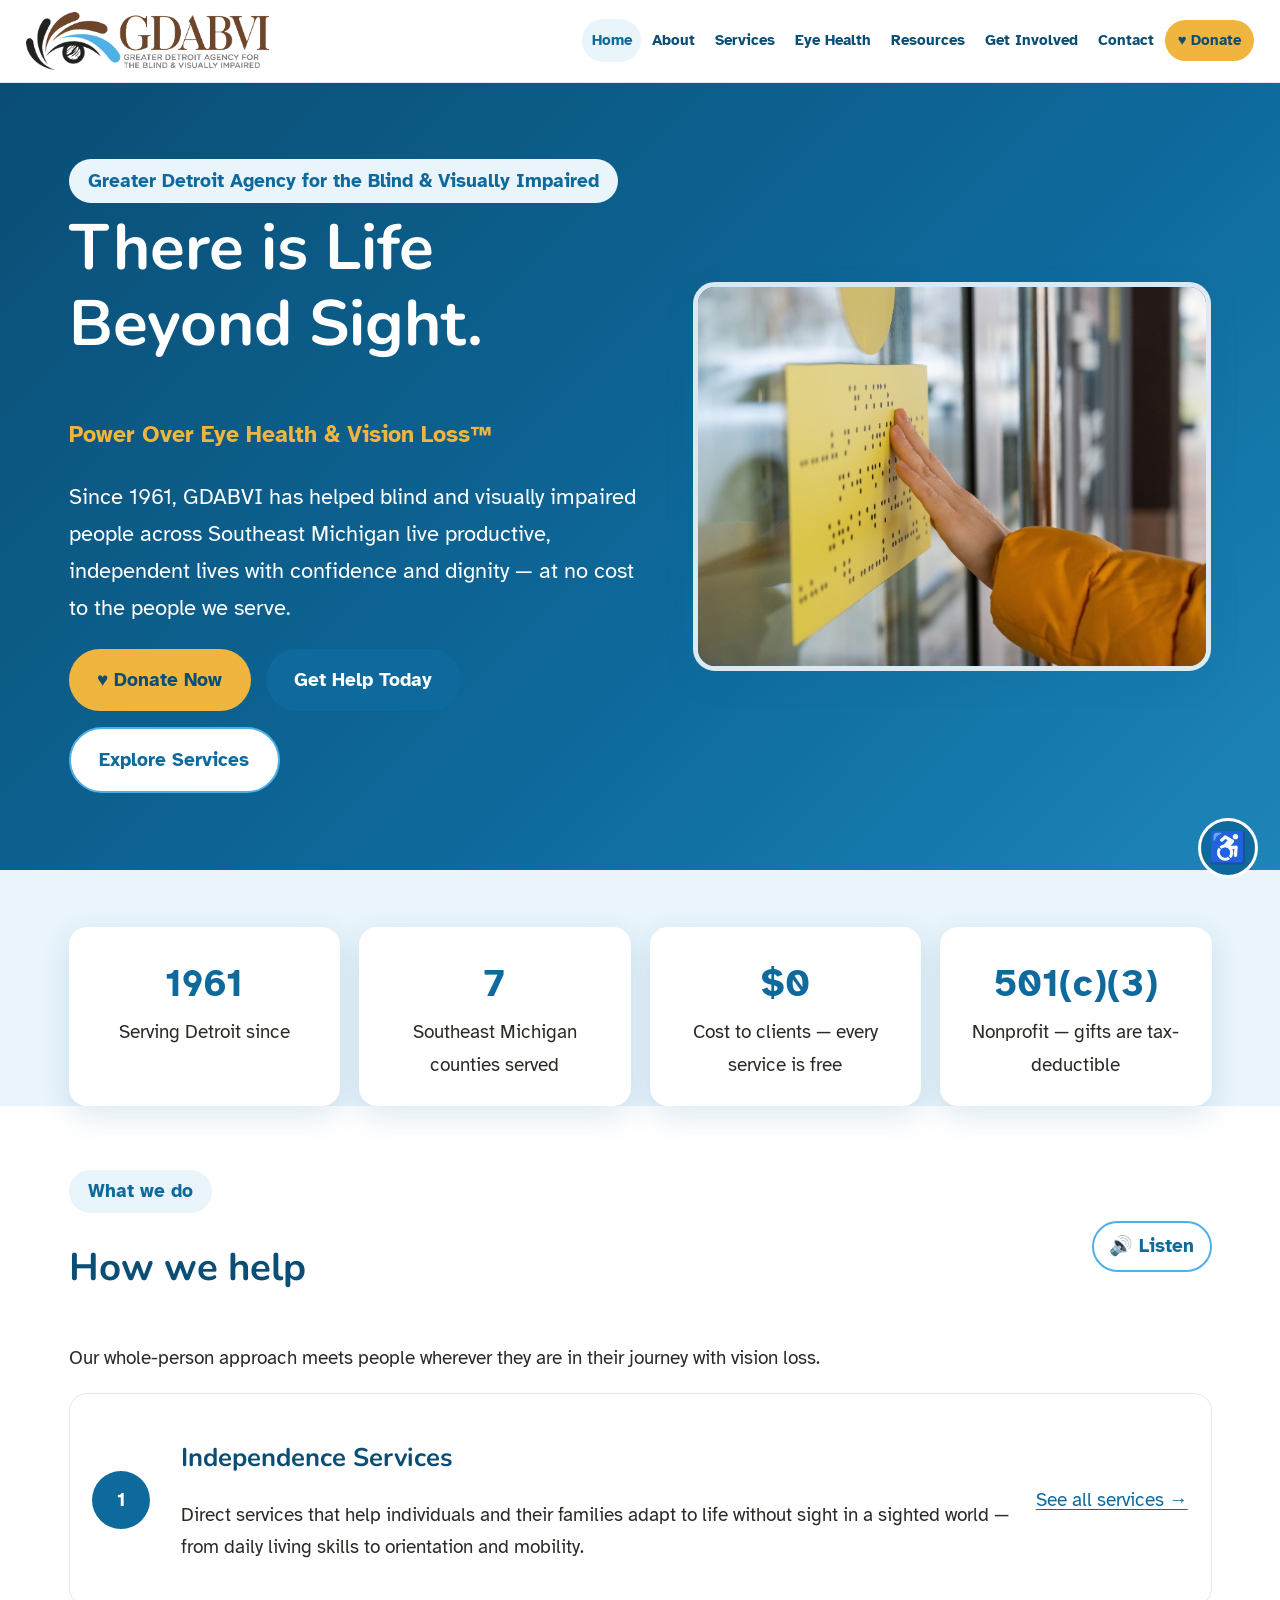
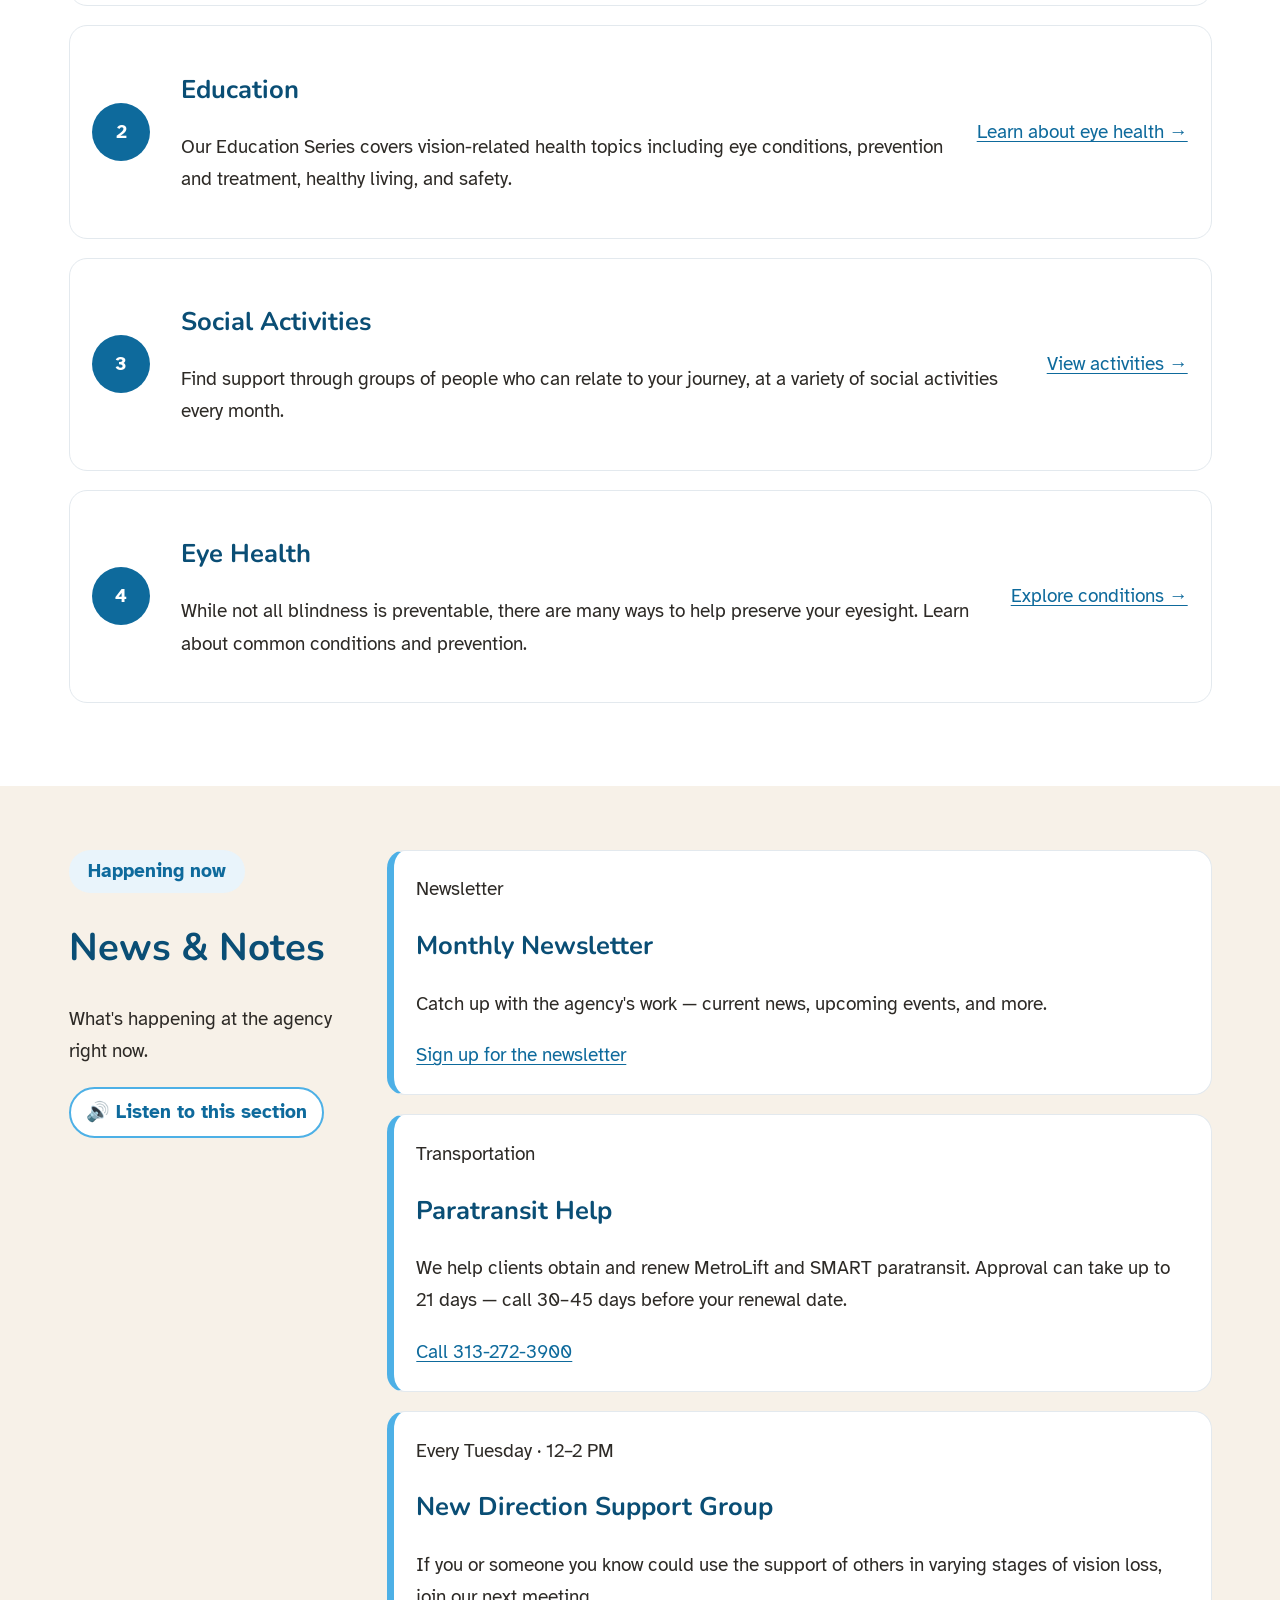
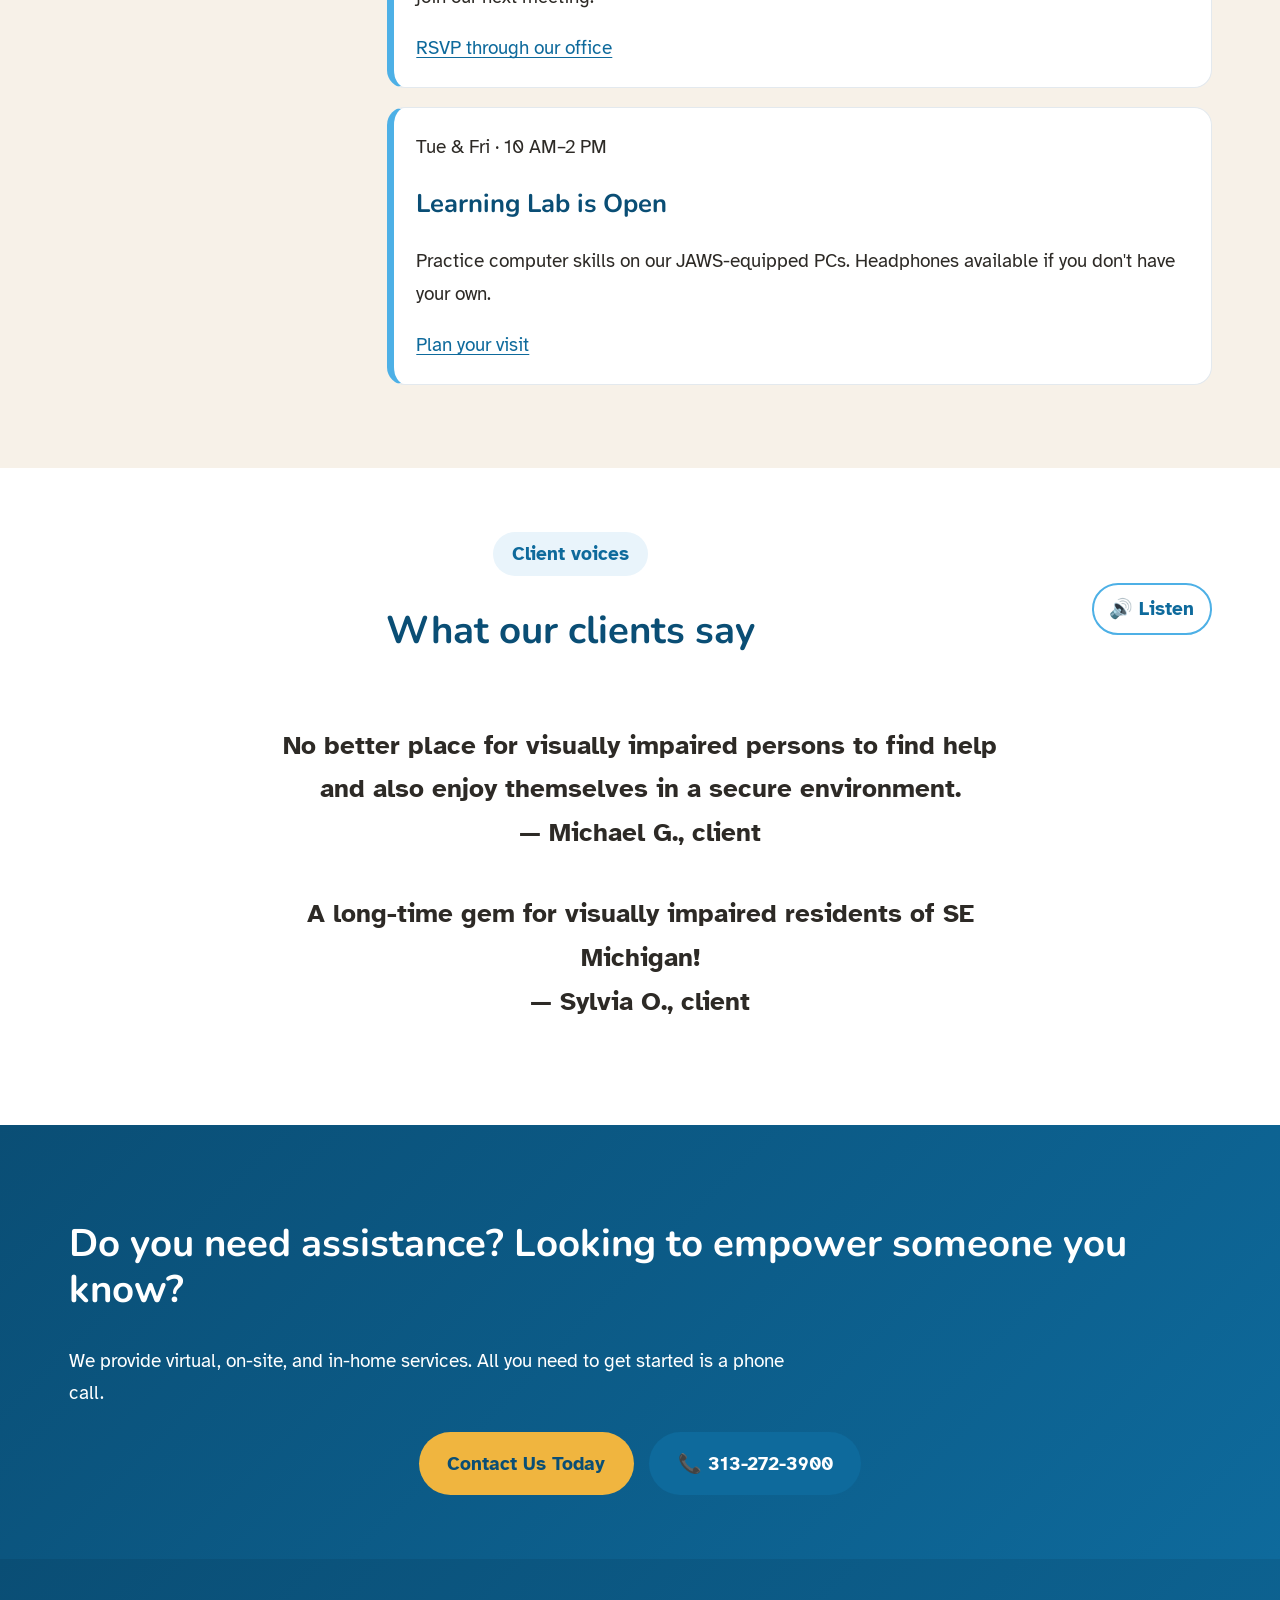
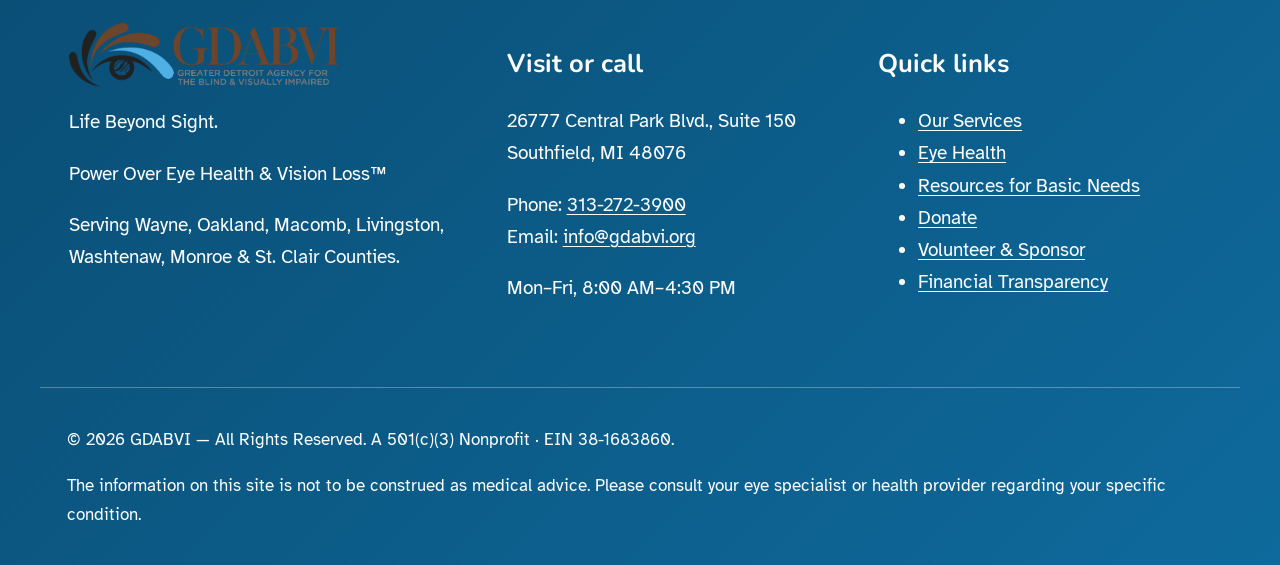
<file: index.html>
<!DOCTYPE html>
<html lang="en">
<head>
<meta charset="UTF-8">
<meta name="viewport" content="width=device-width, initial-scale=1.0">
<title>Home — GDABVI | Life Beyond Sight</title>
<meta name="description" content="The Greater Detroit Agency for the Blind & Visually Impaired helps blind and visually impaired people across Southeast Michigan live productive, independent lives. Life Beyond Sight.">
<link rel="icon" href="images/gdabvi-logo-square.png">
<link rel="preconnect" href="https://fonts.googleapis.com">
<link rel="preconnect" href="https://fonts.gstatic.com" crossorigin>
<link href="https://fonts.googleapis.com/css2?family=Atkinson+Hyperlegible:ital,wght@0,400;0,700;1,400&family=Nunito:wght@700;800;900&display=swap" rel="stylesheet">
<link rel="stylesheet" href="styles.css">
</head>
<body>
<a class="skip-link" href="#content">Skip to main content</a>

<div class="a11y-bar" role="region" aria-label="Accessibility tools">
  <span class="bar-label">♿ Accessibility tools</span>
  <button class="a11y-btn" id="btnListen" aria-pressed="false" title="Read this page aloud">🔊 Listen to this page</button>
  <button class="a11y-btn" id="btnPause" hidden aria-pressed="false">⏸ Pause</button>
  <button class="a11y-btn" id="btnStop" hidden>⏹ Stop</button>
  <button class="a11y-btn" id="fontDown" title="Decrease text size" aria-label="Decrease text size">A−</button>
  <button class="a11y-btn" id="fontReset" title="Reset text size" aria-label="Reset text size">A</button>
  <button class="a11y-btn" id="fontUp" title="Increase text size" aria-label="Increase text size">A+</button>
  <button class="a11y-btn" id="btnContrast" aria-pressed="false" title="Toggle high contrast colors">◐ High contrast</button>
  <span id="ttsStatus" role="status" aria-live="polite"></span>
</div>

<header class="site">
  <div class="header-inner">
    <a class="logo-link" href="index.html" aria-label="GDABVI home">
      <img src="images/gdabvi-logo-wide.png" alt="GDABVI logo: Greater Detroit Agency for the Blind and Visually Impaired">
    </a>
    <button class="nav-toggle" id="navToggle" aria-expanded="false" aria-controls="mainNav">☰ Menu</button>
    <nav class="main" id="mainNav" aria-label="Main navigation">
      <ul>
        <li><a href="index.html" aria-current="page">Home</a></li>
        <li><a href="about.html">About</a></li>
        <li><a href="services.html">Services</a></li>
        <li><a href="eye-health.html">Eye Health</a></li>
        <li><a href="resources.html">Resources</a></li>
        <li><a href="get-involved.html">Get Involved</a></li>
        <li><a href="contact.html">Contact</a></li>
        <li><a class="donate-cta" href="https://www.paypal.com/donate/?hosted_button_id=8J7GAGNQ5ZSGS" target="_blank" rel="noopener">♥ Donate</a></li>
      </ul>
    </nav>
  </div>
</header>

<main id="content">

  <section class="hero" aria-labelledby="home-h1">
    <div class="wrap">
      <div>
        <span class="chip">Greater Detroit Agency for the Blind &amp; Visually Impaired</span>
        <h1 id="home-h1">There is Life Beyond Sight.</h1>
        <p class="tagline">Power Over Eye Health &amp; Vision Loss™</p>
        <p class="lead">Since 1961, GDABVI has helped blind and visually impaired people across Southeast Michigan live productive, independent lives with confidence and dignity — at no cost to the people we serve.</p>
        <div class="btn-row">
          <a class="btn primary" href="https://www.paypal.com/donate/?hosted_button_id=8J7GAGNQ5ZSGS" target="_blank" rel="noopener">♥ Donate Now</a>
          <a class="btn blue" href="contact.html">Get Help Today</a>
          <a class="btn ghost" href="services.html">Explore Services</a>
        </div>
      </div>
      <div class="hero-img">
        <img src="images/braille-training.jpg" alt="A person reads a yellow braille sign mounted on a glass door, fingertips resting on the raised dots.">
      </div>
    </div>
    <button class="speak-btn" data-speak="content" style="position:absolute;top:1.2rem;right:1.2rem">🔊 Listen</button>
  </section>

  <section class="wash-blue" aria-label="GDABVI at a glance" style="padding-top:3rem">
    <div class="impact">
      <div class="impact-inner">
        <div class="impact-card"><div class="num">1961</div><div class="lbl">Serving Detroit since</div></div>
        <div class="impact-card"><div class="num">7</div><div class="lbl">Southeast Michigan counties served</div></div>
        <div class="impact-card"><div class="num">$0</div><div class="lbl">Cost to clients — every service is free</div></div>
        <div class="impact-card"><div class="num">501(c)(3)</div><div class="lbl">Nonprofit — gifts are tax-deductible</div></div>
      </div>
    </div>
  </section>

  <section aria-labelledby="home-services-h">
    <div class="wrap">
      <div class="section-head">
        <div>
          <span class="chip warm">What we do</span>
          <h2 id="home-services-h">How we help</h2>
        </div>
        <button class="speak-btn" data-speak-section>🔊 Listen</button>
      </div>
      <p>Our whole-person approach meets people wherever they are in their journey with vision loss.</p>
      <div class="feature-list">
        <div class="feature-item">
          <div class="fnum" aria-hidden="true">1</div>
          <div>
            <h3>Independence Services</h3>
            <p>Direct services that help individuals and their families adapt to life without sight in a sighted world — from daily living skills to orientation and mobility.</p>
          </div>
          <a class="more" href="services.html">See all services →</a>
        </div>
        <div class="feature-item">
          <div class="fnum" aria-hidden="true">2</div>
          <div>
            <h3>Education</h3>
            <p>Our Education Series covers vision-related health topics including eye conditions, prevention and treatment, healthy living, and safety.</p>
          </div>
          <a class="more" href="eye-health.html">Learn about eye health →</a>
        </div>
        <div class="feature-item">
          <div class="fnum" aria-hidden="true">3</div>
          <div>
            <h3>Social Activities</h3>
            <p>Find support through groups of people who can relate to your journey, at a variety of social activities every month.</p>
          </div>
          <a class="more" href="services.html">View activities →</a>
        </div>
        <div class="feature-item">
          <div class="fnum" aria-hidden="true">4</div>
          <div>
            <h3>Eye Health</h3>
            <p>While not all blindness is preventable, there are many ways to help preserve your eyesight. Learn about common conditions and prevention.</p>
          </div>
          <a class="more" href="eye-health.html">Explore conditions →</a>
        </div>
      </div>
    </div>
  </section>

  <section class="wash-sand" aria-labelledby="home-news-h">
    <div class="wrap">
      <div class="news-board">
        <div class="board-intro">
          <span class="chip">Happening now</span>
          <h2 id="home-news-h">News &amp; Notes</h2>
          <p>What's happening at the agency right now.</p>
          <button class="speak-btn" data-speak-section>🔊 Listen to this section</button>
        </div>
        <div>
          <div class="news-item">
            <span class="tag">Newsletter</span>
            <h3>Monthly Newsletter</h3>
            <p>Catch up with the agency's work — current news, upcoming events, and more.</p>
            <a href="https://visitor.constantcontact.com/manage/optin/ea?v=001hTSvaCrbOrj-fwZoDs5vEGvQlSquaxKSk2vYvCDI8X-TI2eva-4YNqfkCI9GB8QW7FhCGtZUGPBHq-j4U4AFY_mUaiuIDgky" target="_blank" rel="noopener">Sign up for the newsletter</a>
          </div>
          <div class="news-item">
            <span class="tag">Transportation</span>
            <h3>Paratransit Help</h3>
            <p>We help clients obtain and renew MetroLift and SMART paratransit. Approval can take up to 21 days — call 30–45 days before your renewal date.</p>
            <a href="tel:3132723900">Call 313-272-3900</a>
          </div>
          <div class="news-item">
            <span class="tag">Every Tuesday · 12–2 PM</span>
            <h3>New Direction Support Group</h3>
            <p>If you or someone you know could use the support of others in varying stages of vision loss, join our next meeting.</p>
            <a href="contact.html">RSVP through our office</a>
          </div>
          <div class="news-item">
            <span class="tag">Tue &amp; Fri · 10 AM–2 PM</span>
            <h3>Learning Lab is Open</h3>
            <p>Practice computer skills on our JAWS-equipped PCs. Headphones available if you don't have your own.</p>
            <a href="contact.html">Plan your visit</a>
          </div>
        </div>
      </div>
    </div>
  </section>

  <section aria-labelledby="home-quotes-h">
    <div class="wrap">
      <div class="section-head" style="justify-content:center;text-align:center">
        <div style="flex:1">
          <span class="chip warm">Client voices</span>
          <h2 id="home-quotes-h">What our clients say</h2>
        </div>
        <button class="speak-btn" data-speak-section>🔊 Listen</button>
      </div>
      <blockquote class="pullquote">
        No better place for visually impaired persons to find help and also enjoy themselves in a secure environment.
        <footer>— Michael G., client</footer>
      </blockquote>
      <blockquote class="pullquote echo">
        A long-time gem for visually impaired residents of SE Michigan!
        <footer>— Sylvia O., client</footer>
      </blockquote>
    </div>
  </section>

  <section class="cta-band" aria-labelledby="home-cta-h">
    <div class="wrap">
      <h2 id="home-cta-h">Do you need assistance? Looking to empower someone you know?</h2>
      <p style="max-width:60ch">We provide virtual, on-site, and in-home services. All you need to get started is a phone call.</p>
      <div class="btn-row" style="justify-content:center">
        <a class="btn primary" href="contact.html">Contact Us Today</a>
        <a class="btn blue" href="tel:3132723900">📞 313-272-3900</a>
      </div>
    </div>
  </section>

</main>

<footer class="site">
  <div class="wrap">
    <div>
      <img src="images/gdabvi-logo-wide.png" alt="" style="max-width:270px;margin-bottom:.8rem">
      <p class="foot-tag">Life Beyond Sight.</p>
      <p>Power Over Eye Health &amp; Vision Loss™</p>
      <p>Serving Wayne, Oakland, Macomb, Livingston, Washtenaw, Monroe &amp; St. Clair Counties.</p>
    </div>
    <div>
      <h3>Visit or call</h3>
      <p>26777 Central Park Blvd., Suite 150<br>Southfield, MI 48076</p>
      <p>Phone: <a href="tel:3132723900">313-272-3900</a><br>
      Email: <a href="mailto:info@gdabvi.org">info@gdabvi.org</a></p>
      <p>Mon–Fri, 8:00 AM–4:30 PM</p>
    </div>
    <div>
      <h3>Quick links</h3>
      <ul>
        <li><a href="services.html">Our Services</a></li>
        <li><a href="eye-health.html">Eye Health</a></li>
        <li><a href="resources.html">Resources for Basic Needs</a></li>
        <li><a href="https://www.paypal.com/donate/?hosted_button_id=8J7GAGNQ5ZSGS" target="_blank" rel="noopener">Donate</a></li>
        <li><a href="get-involved.html">Volunteer &amp; Sponsor</a></li>
        <li><a href="https://www.guidestar.org/profile/38-1683860" target="_blank" rel="noopener">Financial Transparency</a></li>
      </ul>
    </div>
  </div>
  <div class="foot-legal">
    <p>© 2026 GDABVI — All Rights Reserved. A 501(c)(3) Nonprofit · EIN 38-1683860.</p>
    <p>The information on this site is not to be construed as medical advice. Please consult your eye specialist or health provider regarding your specific condition.</p>
  </div>
</footer>

<script src="script.js"></script>
</body>
</html>
</file>
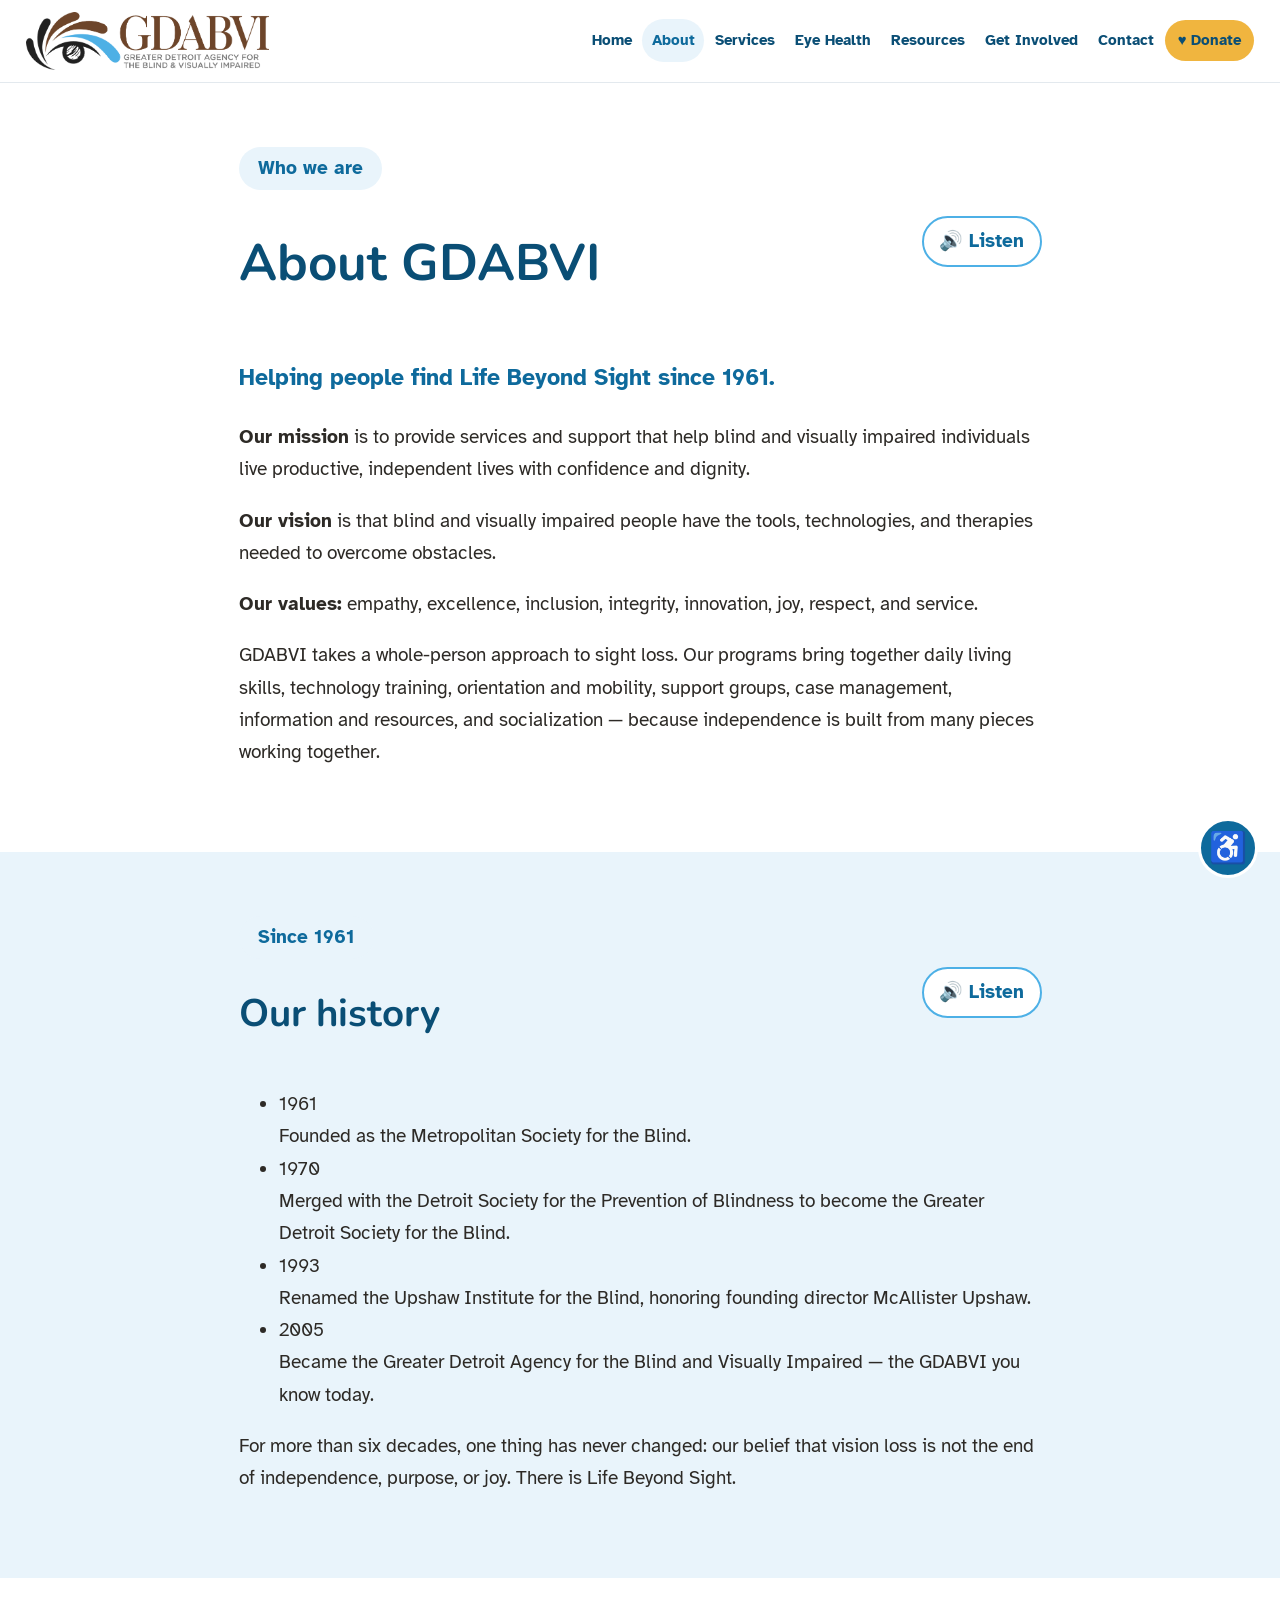
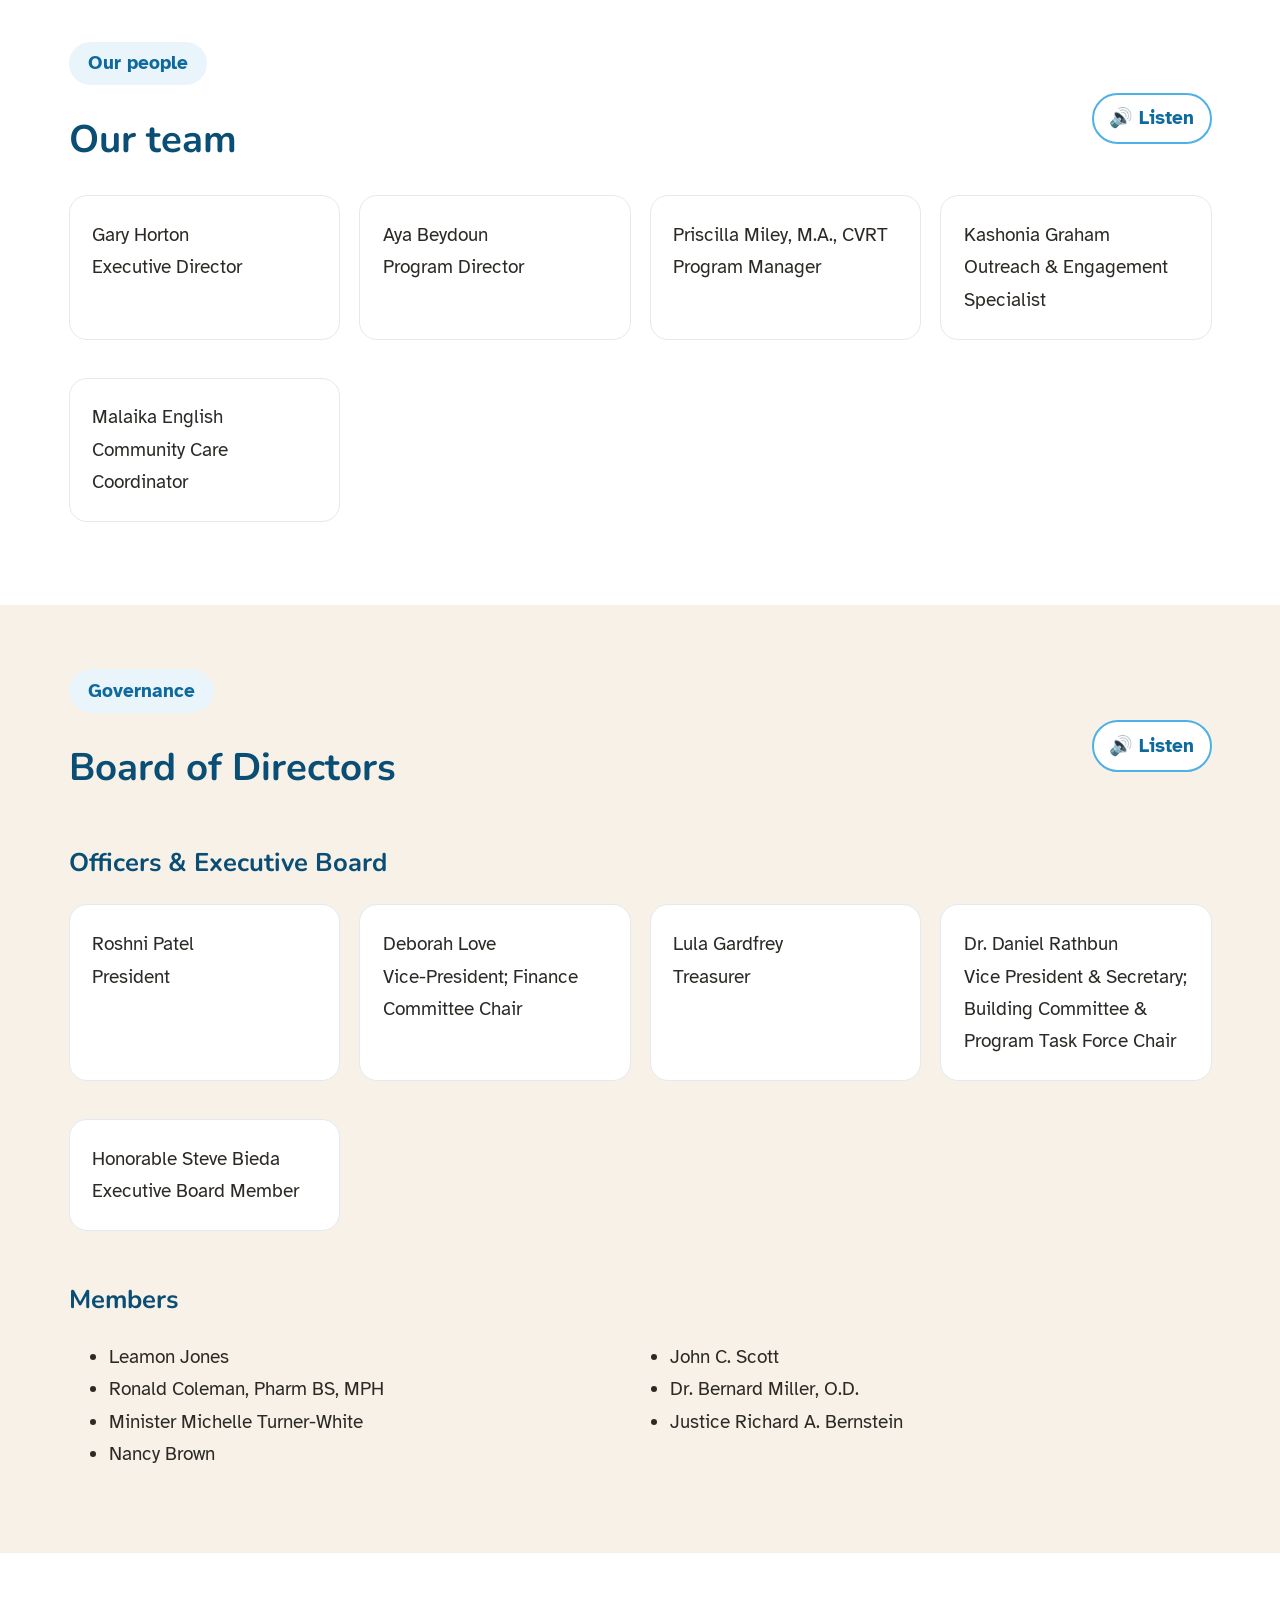
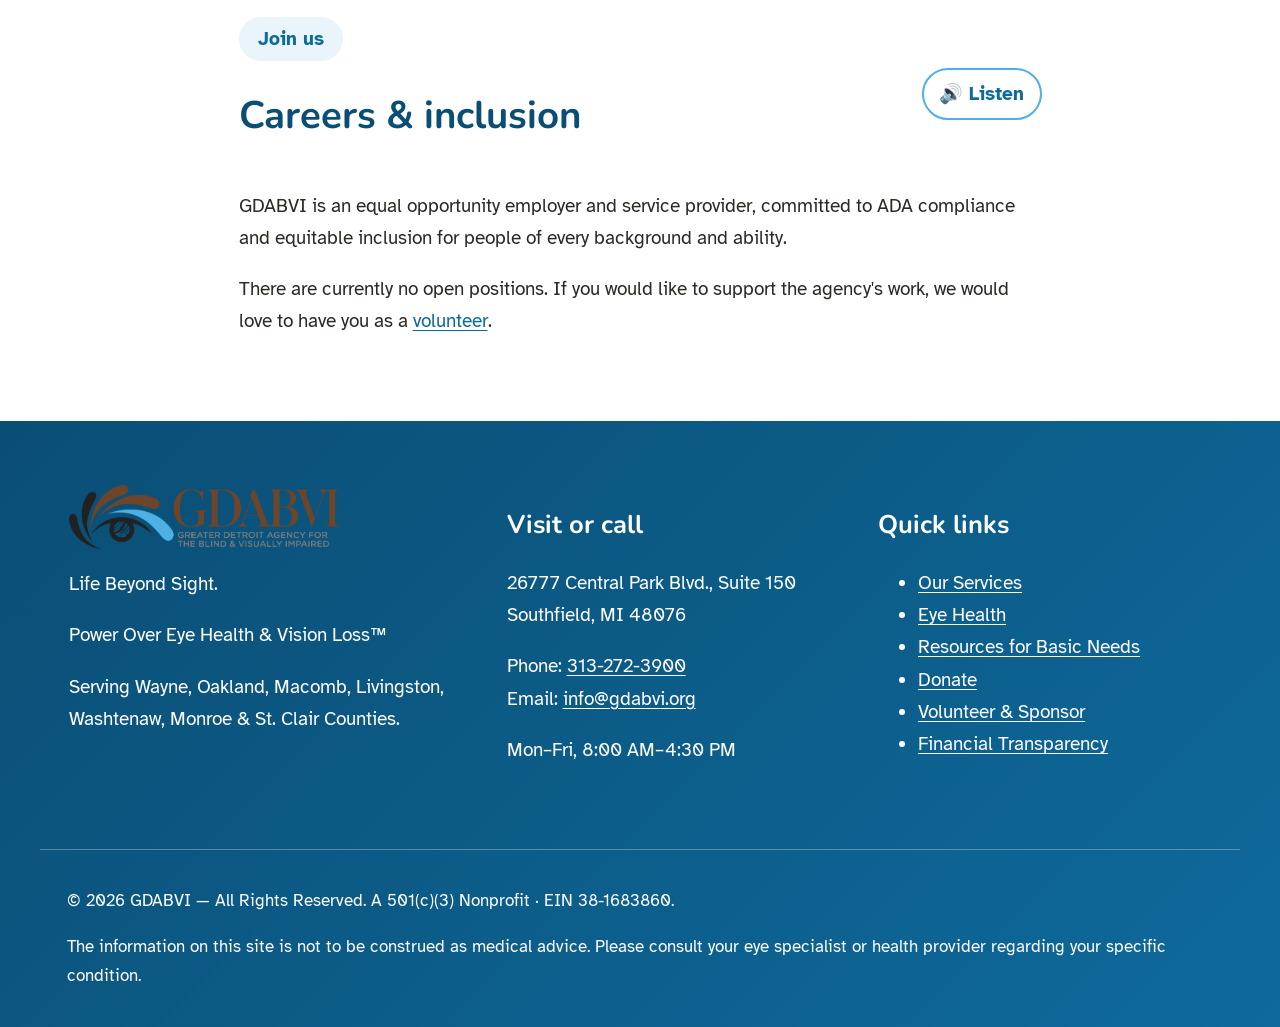
<file: about.html>
<!DOCTYPE html>
<html lang="en">
<head>
<meta charset="UTF-8">
<meta name="viewport" content="width=device-width, initial-scale=1.0">
<title>About Us — GDABVI | Life Beyond Sight</title>
<meta name="description" content="GDABVI's mission, history since 1961, team, and Board of Directors. Helping blind and visually impaired people find Life Beyond Sight.">
<link rel="icon" href="images/gdabvi-logo-square.png">
<link rel="preconnect" href="https://fonts.googleapis.com">
<link rel="preconnect" href="https://fonts.gstatic.com" crossorigin>
<link href="https://fonts.googleapis.com/css2?family=Atkinson+Hyperlegible:ital,wght@0,400;0,700;1,400&family=Nunito:wght@700;800;900&display=swap" rel="stylesheet">
<link rel="stylesheet" href="styles.css">
</head>
<body>
<a class="skip-link" href="#content">Skip to main content</a>

<div class="a11y-bar" role="region" aria-label="Accessibility tools">
  <span class="bar-label">♿ Accessibility tools</span>
  <button class="a11y-btn" id="btnListen" aria-pressed="false" title="Read this page aloud">🔊 Listen to this page</button>
  <button class="a11y-btn" id="btnPause" hidden aria-pressed="false">⏸ Pause</button>
  <button class="a11y-btn" id="btnStop" hidden>⏹ Stop</button>
  <button class="a11y-btn" id="fontDown" title="Decrease text size" aria-label="Decrease text size">A−</button>
  <button class="a11y-btn" id="fontReset" title="Reset text size" aria-label="Reset text size">A</button>
  <button class="a11y-btn" id="fontUp" title="Increase text size" aria-label="Increase text size">A+</button>
  <button class="a11y-btn" id="btnContrast" aria-pressed="false" title="Toggle high contrast colors">◐ High contrast</button>
  <span id="ttsStatus" role="status" aria-live="polite"></span>
</div>

<header class="site">
  <div class="header-inner">
    <a class="logo-link" href="index.html" aria-label="GDABVI home">
      <img src="images/gdabvi-logo-wide.png" alt="GDABVI logo: Greater Detroit Agency for the Blind and Visually Impaired">
    </a>
    <button class="nav-toggle" id="navToggle" aria-expanded="false" aria-controls="mainNav">☰ Menu</button>
    <nav class="main" id="mainNav" aria-label="Main navigation">
      <ul>
        <li><a href="index.html">Home</a></li>
        <li><a href="about.html" aria-current="page">About</a></li>
        <li><a href="services.html">Services</a></li>
        <li><a href="eye-health.html">Eye Health</a></li>
        <li><a href="resources.html">Resources</a></li>
        <li><a href="get-involved.html">Get Involved</a></li>
        <li><a href="contact.html">Contact</a></li>
        <li><a class="donate-cta" href="https://www.paypal.com/donate/?hosted_button_id=8J7GAGNQ5ZSGS" target="_blank" rel="noopener">♥ Donate</a></li>
      </ul>
    </nav>
  </div>
</header>

<main id="content">

  <section aria-labelledby="about-h1">
    <div class="wrap narrow">
      <div class="section-head">
        <div>
          <span class="chip">Who we are</span>
          <h1 id="about-h1">About GDABVI</h1>
        </div>
        <button class="speak-btn" data-speak-section>🔊 Listen</button>
      </div>
      <p style="font-size:1.2rem;color:var(--blue);font-weight:800">Helping people find Life Beyond Sight since 1961.</p>
      <p><strong>Our mission</strong> is to provide services and support that help blind and visually impaired individuals live productive, independent lives with confidence and dignity.</p>
      <p><strong>Our vision</strong> is that blind and visually impaired people have the tools, technologies, and therapies needed to overcome obstacles.</p>
      <p><strong>Our values:</strong> empathy, excellence, inclusion, integrity, innovation, joy, respect, and service.</p>
      <p>GDABVI takes a whole-person approach to sight loss. Our programs bring together daily living skills, technology training, orientation and mobility, support groups, case management, information and resources, and socialization — because independence is built from many pieces working together.</p>
    </div>
  </section>

  <section class="wash-blue" aria-labelledby="about-history-h">
    <div class="wrap narrow">
      <div class="section-head">
        <div>
          <span class="chip warm">Since 1961</span>
          <h2 id="about-history-h">Our history</h2>
        </div>
        <button class="speak-btn" data-speak-section>🔊 Listen</button>
      </div>
      <ul class="timeline">
        <li><span class="year">1961</span><br>Founded as the Metropolitan Society for the Blind.</li>
        <li><span class="year">1970</span><br>Merged with the Detroit Society for the Prevention of Blindness to become the Greater Detroit Society for the Blind.</li>
        <li><span class="year">1993</span><br>Renamed the Upshaw Institute for the Blind, honoring founding director McAllister Upshaw.</li>
        <li><span class="year">2005</span><br>Became the Greater Detroit Agency for the Blind and Visually Impaired — the GDABVI you know today.</li>
      </ul>
      <p>For more than six decades, one thing has never changed: our belief that vision loss is not the end of independence, purpose, or joy. There is Life Beyond Sight.</p>
    </div>
  </section>

  <section aria-labelledby="about-team-h">
    <div class="wrap">
      <div class="section-head">
        <div>
          <span class="chip">Our people</span>
          <h2 id="about-team-h">Our team</h2>
        </div>
        <button class="speak-btn" data-speak-section>🔊 Listen</button>
      </div>
      <div class="team-ribbon">
        <div class="person"><div class="name">Gary Horton</div><div class="role">Executive Director</div></div>
        <div class="person"><div class="name">Aya Beydoun</div><div class="role">Program Director</div></div>
        <div class="person"><div class="name">Priscilla Miley, M.A., CVRT</div><div class="role">Program Manager</div></div>
        <div class="person"><div class="name">Kashonia Graham</div><div class="role">Outreach &amp; Engagement Specialist</div></div>
        <div class="person"><div class="name">Malaika English</div><div class="role">Community Care Coordinator</div></div>
      </div>
    </div>
  </section>

  <section class="wash-sand" aria-labelledby="about-board-h">
    <div class="wrap">
      <div class="section-head">
        <div>
          <span class="chip">Governance</span>
          <h2 id="about-board-h">Board of Directors</h2>
        </div>
        <button class="speak-btn" data-speak-section>🔊 Listen</button>
      </div>
      <h3>Officers &amp; Executive Board</h3>
      <div class="officer-row">
        <div class="person"><div class="name">Roshni Patel</div><div class="role">President</div></div>
        <div class="person"><div class="name">Deborah Love</div><div class="role">Vice-President; Finance Committee Chair</div></div>
        <div class="person"><div class="name">Lula Gardfrey</div><div class="role">Treasurer</div></div>
        <div class="person"><div class="name">Dr. Daniel Rathbun</div><div class="role">Vice President &amp; Secretary; Building Committee &amp; Program Task Force Chair</div></div>
        <div class="person"><div class="name">Honorable Steve Bieda</div><div class="role">Executive Board Member</div></div>
      </div>
      <h3 style="margin-top:1.8rem">Members</h3>
      <ul class="member-cols">
        <li>Leamon Jones</li>
        <li>Ronald Coleman, Pharm BS, MPH</li>
        <li>Minister Michelle Turner-White</li>
        <li>Nancy Brown</li>
        <li>John C. Scott</li>
        <li>Dr. Bernard Miller, O.D.</li>
        <li>Justice Richard A. Bernstein</li>
      </ul>
    </div>
  </section>

  <section aria-labelledby="about-careers-h">
    <div class="wrap narrow">
      <div class="section-head">
        <div>
          <span class="chip warm">Join us</span>
          <h2 id="about-careers-h">Careers &amp; inclusion</h2>
        </div>
        <button class="speak-btn" data-speak-section>🔊 Listen</button>
      </div>
      <p>GDABVI is an equal opportunity employer and service provider, committed to ADA compliance and equitable inclusion for people of every background and ability.</p>
      <p>There are currently no open positions. If you would like to support the agency's work, we would love to have you as a <a href="get-involved.html">volunteer</a>.</p>
    </div>
  </section>

</main>

<footer class="site">
  <div class="wrap">
    <div>
      <img src="images/gdabvi-logo-wide.png" alt="" style="max-width:270px;margin-bottom:.8rem">
      <p class="foot-tag">Life Beyond Sight.</p>
      <p>Power Over Eye Health &amp; Vision Loss™</p>
      <p>Serving Wayne, Oakland, Macomb, Livingston, Washtenaw, Monroe &amp; St. Clair Counties.</p>
    </div>
    <div>
      <h3>Visit or call</h3>
      <p>26777 Central Park Blvd., Suite 150<br>Southfield, MI 48076</p>
      <p>Phone: <a href="tel:3132723900">313-272-3900</a><br>
      Email: <a href="mailto:info@gdabvi.org">info@gdabvi.org</a></p>
      <p>Mon–Fri, 8:00 AM–4:30 PM</p>
    </div>
    <div>
      <h3>Quick links</h3>
      <ul>
        <li><a href="services.html">Our Services</a></li>
        <li><a href="eye-health.html">Eye Health</a></li>
        <li><a href="resources.html">Resources for Basic Needs</a></li>
        <li><a href="https://www.paypal.com/donate/?hosted_button_id=8J7GAGNQ5ZSGS" target="_blank" rel="noopener">Donate</a></li>
        <li><a href="get-involved.html">Volunteer &amp; Sponsor</a></li>
        <li><a href="https://www.guidestar.org/profile/38-1683860" target="_blank" rel="noopener">Financial Transparency</a></li>
      </ul>
    </div>
  </div>
  <div class="foot-legal">
    <p>© 2026 GDABVI — All Rights Reserved. A 501(c)(3) Nonprofit · EIN 38-1683860.</p>
    <p>The information on this site is not to be construed as medical advice. Please consult your eye specialist or health provider regarding your specific condition.</p>
  </div>
</footer>

<script src="script.js"></script>
</body>
</html>
</file>
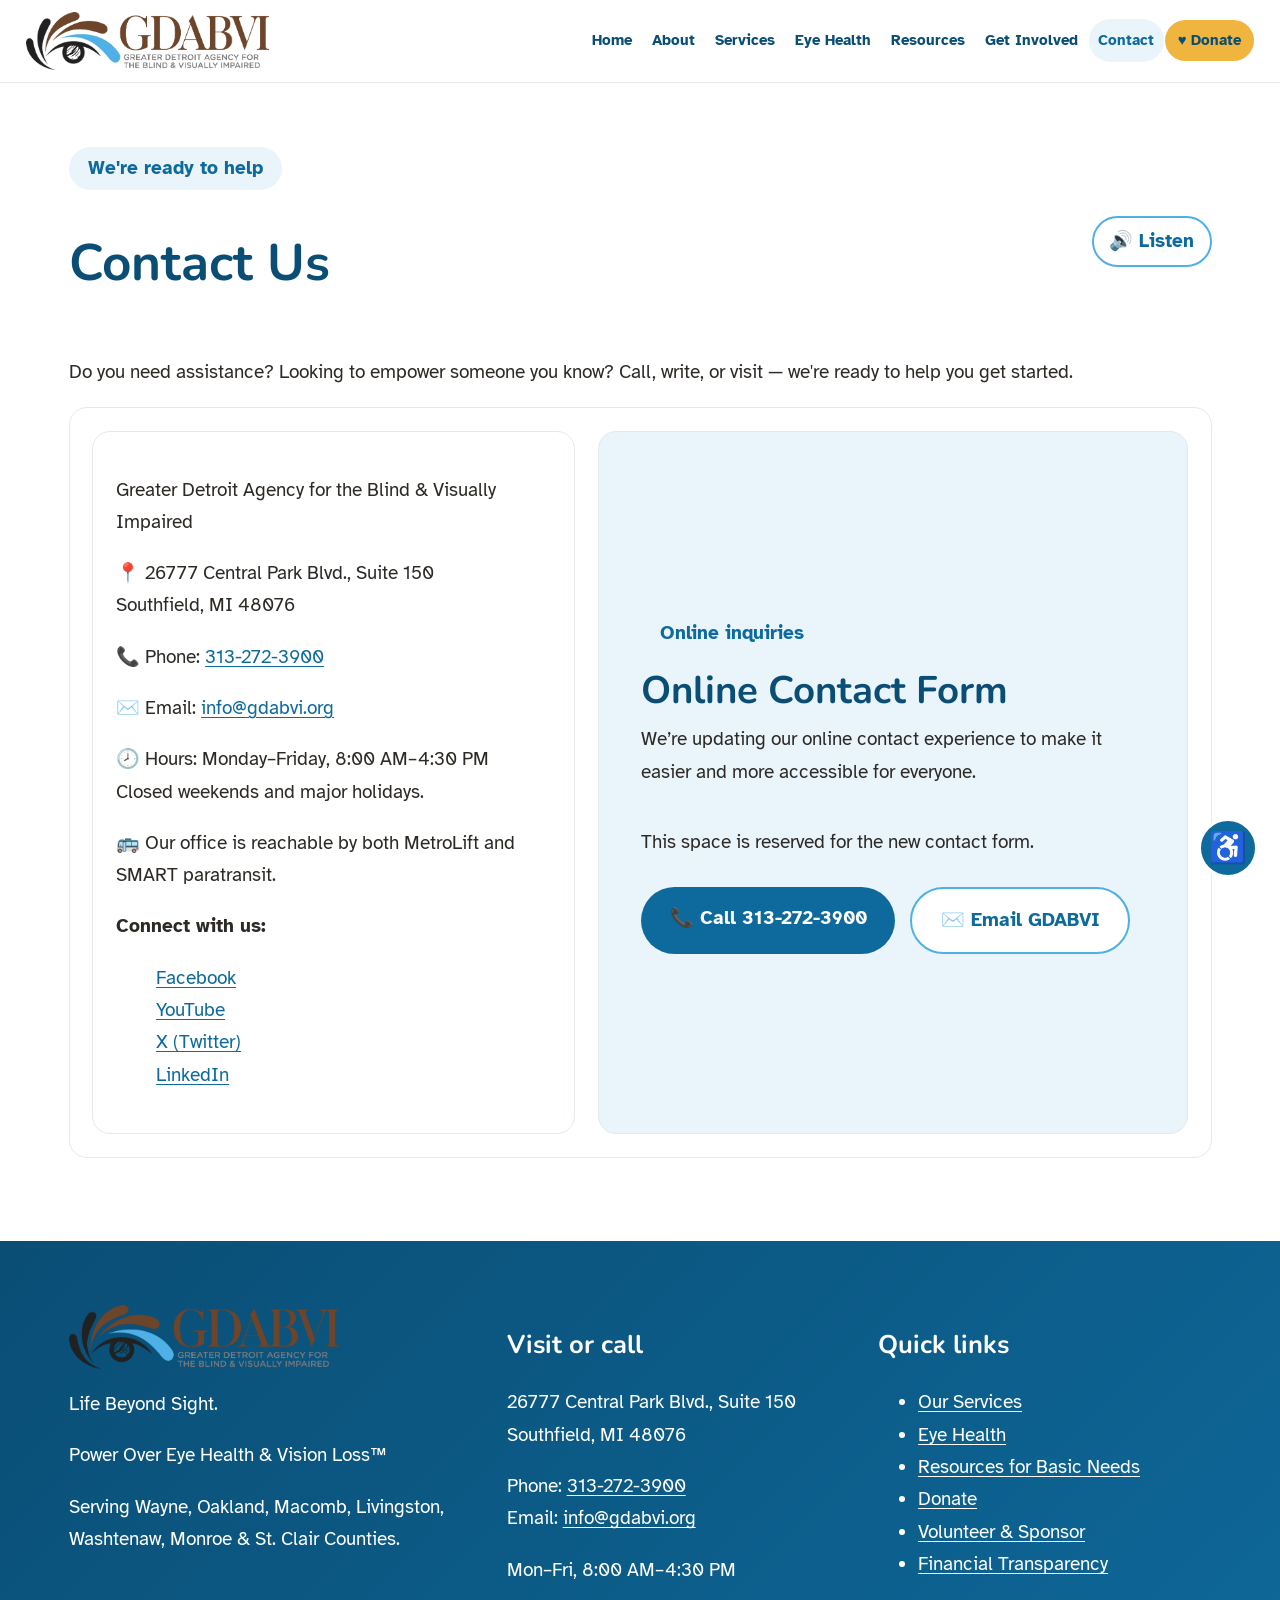
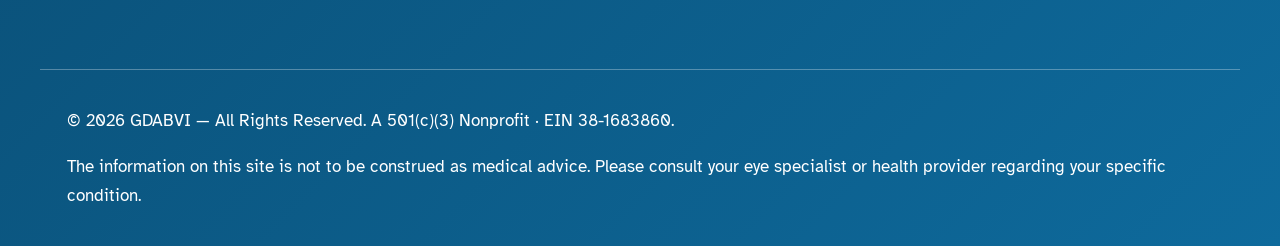
<file: contact.html>
<!DOCTYPE html>
<html lang="en">
<head>
<meta charset="UTF-8">
<meta name="viewport" content="width=device-width, initial-scale=1.0">
<title>Contact Us — GDABVI | Life Beyond Sight</title>
<meta name="description" content="Contact GDABVI: 26777 Central Park Blvd., Suite 150, Southfield, MI 48076. Phone 313-272-3900. Open Monday–Friday 8:00 AM–4:30 PM.">
<link rel="icon" href="images/gdabvi-logo-square.png">
<link rel="preconnect" href="https://fonts.googleapis.com">
<link rel="preconnect" href="https://fonts.gstatic.com" crossorigin>
<link href="https://fonts.googleapis.com/css2?family=Atkinson+Hyperlegible:ital,wght@0,400;0,700;1,400&family=Nunito:wght@700;800;900&display=swap" rel="stylesheet">
<link rel="stylesheet" href="styles.css">
</head>
<body>
<a class="skip-link" href="#content">Skip to main content</a>

<div class="a11y-bar" role="region" aria-label="Accessibility tools">
  <span class="bar-label">♿ Accessibility tools</span>
  <button class="a11y-btn" id="btnListen" aria-pressed="false" title="Read this page aloud">🔊 Listen to this page</button>
  <button class="a11y-btn" id="btnPause" hidden aria-pressed="false">⏸ Pause</button>
  <button class="a11y-btn" id="btnStop" hidden>⏹ Stop</button>
  <button class="a11y-btn" id="fontDown" title="Decrease text size" aria-label="Decrease text size">A−</button>
  <button class="a11y-btn" id="fontReset" title="Reset text size" aria-label="Reset text size">A</button>
  <button class="a11y-btn" id="fontUp" title="Increase text size" aria-label="Increase text size">A+</button>
  <button class="a11y-btn" id="btnContrast" aria-pressed="false" title="Toggle high contrast colors">◐ High contrast</button>
  <span id="ttsStatus" role="status" aria-live="polite"></span>
</div>

<header class="site">
  <div class="header-inner">
    <a class="logo-link" href="index.html" aria-label="GDABVI home">
      <img src="images/gdabvi-logo-wide.png" alt="GDABVI logo: Greater Detroit Agency for the Blind and Visually Impaired">
    </a>
    <button class="nav-toggle" id="navToggle" aria-expanded="false" aria-controls="mainNav">☰ Menu</button>
    <nav class="main" id="mainNav" aria-label="Main navigation">
      <ul>
        <li><a href="index.html">Home</a></li>
        <li><a href="about.html">About</a></li>
        <li><a href="services.html">Services</a></li>
        <li><a href="eye-health.html">Eye Health</a></li>
        <li><a href="resources.html">Resources</a></li>
        <li><a href="get-involved.html">Get Involved</a></li>
        <li><a href="contact.html" aria-current="page">Contact</a></li>
        <li><a class="donate-cta" href="https://www.paypal.com/donate/?hosted_button_id=8J7GAGNQ5ZSGS" target="_blank" rel="noopener">♥ Donate</a></li>
      </ul>
    </nav>
  </div>
</header>

<main id="content">

  <section aria-labelledby="contact-h1">
    <div class="wrap">
      <div class="section-head">
        <div>
          <span class="chip">We're ready to help</span>
          <h1 id="contact-h1">Contact Us</h1>
        </div>
        <button class="speak-btn" data-speak-section>🔊 Listen</button>
      </div>
      <p>Do you need assistance? Looking to empower someone you know? Call, write, or visit — we're ready to help you get started.</p>
      <div class="contact-panel">
        <div class="info-box">
          <p class="big">Greater Detroit Agency for the Blind &amp; Visually Impaired</p>
          <p>📍 26777 Central Park Blvd., Suite 150<br>Southfield, MI 48076</p>
          <p>📞 Phone: <a href="tel:3132723900">313-272-3900</a></p>
          <p>✉️ Email: <a href="mailto:info@gdabvi.org">info@gdabvi.org</a></p>
          <p>🕗 Hours: Monday–Friday, 8:00 AM–4:30 PM<br>Closed weekends and major holidays.</p>
          <p>🚌 Our office is reachable by both MetroLift and SMART paratransit.</p>
          <p style="margin-top:1rem"><strong>Connect with us:</strong></p>
          <ul style="list-style:none;margin-left:0">
            <li><a href="https://www.facebook.com/GDABVI/" target="_blank" rel="noopener">Facebook</a></li>
            <li><a href="https://www.youtube.com/channel/UCuiVk6wvpE23a5HtmE5VqIQ" target="_blank" rel="noopener">YouTube</a></li>
            <li><a href="https://twitter.com/gdabvi" target="_blank" rel="noopener">X (Twitter)</a></li>
            <li><a href="https://www.linkedin.com/company/gdabvi/" target="_blank" rel="noopener">LinkedIn</a></li>
          </ul>
        </div>

        <div id="wix-contact-form-slot" class="info-box wix-contact-form-slot" aria-labelledby="online-contact-heading" style="min-height:100%;display:flex;flex-direction:column;justify-content:center;align-items:flex-start;background:var(--wash);padding:clamp(1.4rem,4vw,2.2rem)">
          <span class="chip warm">Online inquiries</span>
          <h2 id="online-contact-heading" style="margin:.7rem 0 .5rem">Online Contact Form</h2>
          <p style="margin-top:0">We’re updating our online contact experience to make it easier and more accessible for everyone.</p>
          <p>This space is reserved for the new contact form.</p>
          <div class="btn-row" style="margin-top:.5rem">
            <a class="btn blue" href="tel:3132723900">📞 Call 313-272-3900</a>
            <a class="btn ghost" href="mailto:info@gdabvi.org">✉️ Email GDABVI</a>
          </div>
        </div>
      </div>
    </div>
  </section>

</main>

<footer class="site">
  <div class="wrap">
    <div>
      <img src="images/gdabvi-logo-wide.png" alt="" style="max-width:270px;margin-bottom:.8rem">
      <p class="foot-tag">Life Beyond Sight.</p>
      <p>Power Over Eye Health &amp; Vision Loss™</p>
      <p>Serving Wayne, Oakland, Macomb, Livingston, Washtenaw, Monroe &amp; St. Clair Counties.</p>
    </div>
    <div>
      <h3>Visit or call</h3>
      <p>26777 Central Park Blvd., Suite 150<br>Southfield, MI 48076</p>
      <p>Phone: <a href="tel:3132723900">313-272-3900</a><br>
      Email: <a href="mailto:info@gdabvi.org">info@gdabvi.org</a></p>
      <p>Mon–Fri, 8:00 AM–4:30 PM</p>
    </div>
    <div>
      <h3>Quick links</h3>
      <ul>
        <li><a href="services.html">Our Services</a></li>
        <li><a href="eye-health.html">Eye Health</a></li>
        <li><a href="resources.html">Resources for Basic Needs</a></li>
        <li><a href="https://www.paypal.com/donate/?hosted_button_id=8J7GAGNQ5ZSGS" target="_blank" rel="noopener">Donate</a></li>
        <li><a href="get-involved.html">Volunteer &amp; Sponsor</a></li>
        <li><a href="https://www.guidestar.org/profile/38-1683860" target="_blank" rel="noopener">Financial Transparency</a></li>
      </ul>
    </div>
  </div>
  <div class="foot-legal">
    <p>© 2026 GDABVI — All Rights Reserved. A 501(c)(3) Nonprofit · EIN 38-1683860.</p>
    <p>The information on this site is not to be construed as medical advice. Please consult your eye specialist or health provider regarding your specific condition.</p>
  </div>
</footer>

<script src="script.js"></script>
</body>
</html>
</file>
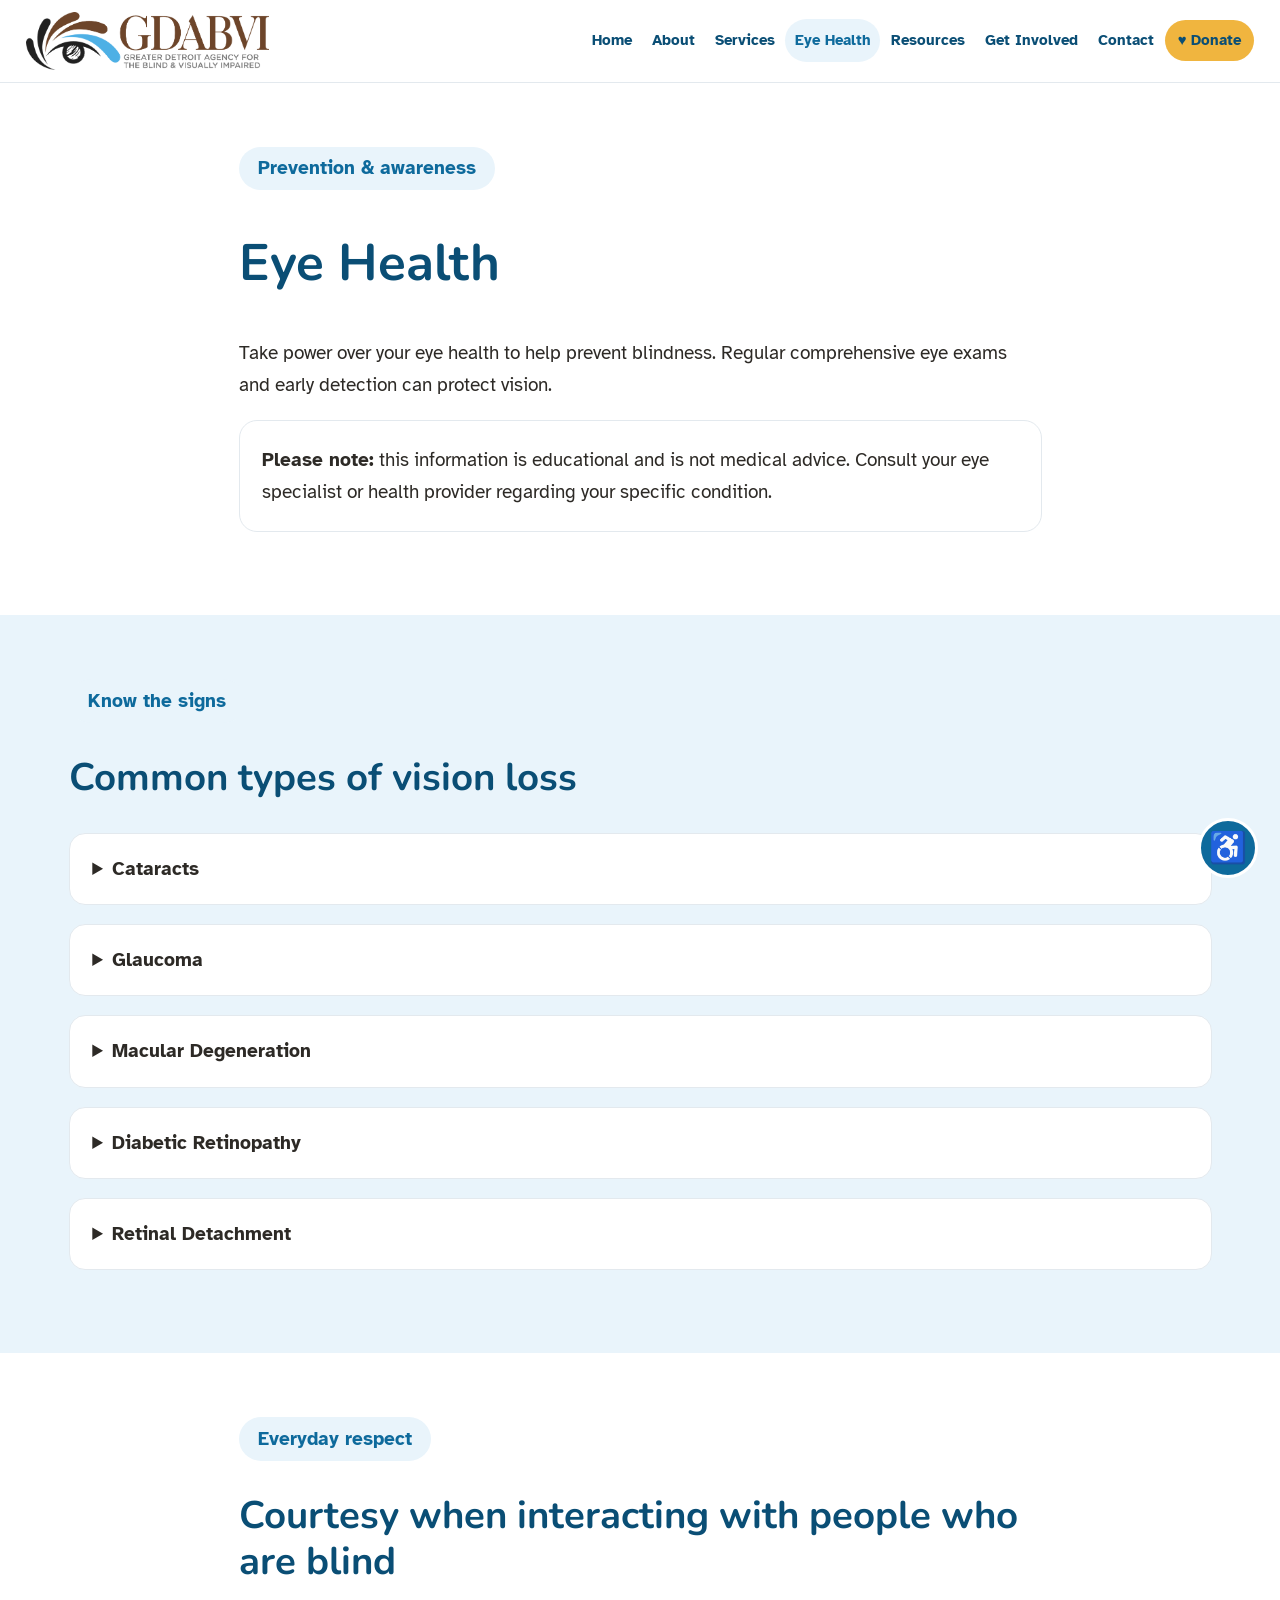
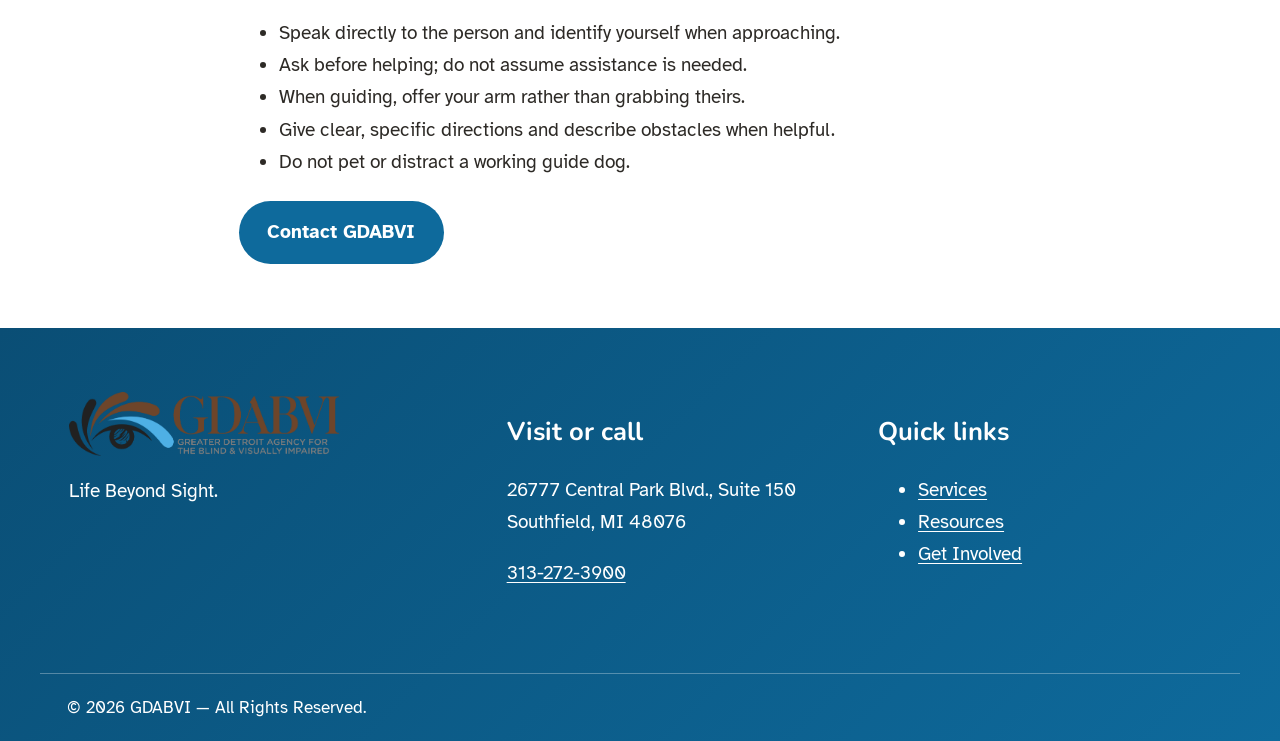
<file: eye-health.html>
<!DOCTYPE html><html lang="en"><head><meta charset="UTF-8"><meta name="viewport" content="width=device-width,initial-scale=1"><title>Eye Health — GDABVI | Life Beyond Sight</title><link rel="icon" href="images/gdabvi-logo-square.png"><link rel="preconnect" href="https://fonts.googleapis.com"><link href="https://fonts.googleapis.com/css2?family=Atkinson+Hyperlegible:wght@400;700&family=Nunito:wght@700;800;900&display=swap" rel="stylesheet"><link rel="stylesheet" href="styles.css"></head><body><a class="skip-link" href="#content">Skip to main content</a><div class="a11y-bar" role="region" aria-label="Accessibility tools"><span class="bar-label">♿ Accessibility tools</span><button class="a11y-btn" id="btnListen">🔊 Listen to this page</button><button class="a11y-btn" id="btnPause" hidden>⏸ Pause</button><button class="a11y-btn" id="btnStop" hidden>⏹ Stop</button><button class="a11y-btn" id="fontDown">A−</button><button class="a11y-btn" id="fontReset">A</button><button class="a11y-btn" id="fontUp">A+</button><button class="a11y-btn" id="btnContrast">◐ High contrast</button><span id="ttsStatus" role="status" aria-live="polite"></span></div><header class="site"><div class="header-inner"><a class="logo-link" href="index.html"><img src="images/gdabvi-logo-wide.png" alt="GDABVI logo"></a><button class="nav-toggle" id="navToggle">☰ Menu</button><nav class="main" id="mainNav"><ul><li><a href="index.html">Home</a></li><li><a href="about.html">About</a></li><li><a href="services.html">Services</a></li><li><a href="eye-health.html" aria-current="page">Eye Health</a></li><li><a href="resources.html">Resources</a></li><li><a href="get-involved.html">Get Involved</a></li><li><a href="contact.html">Contact</a></li><li><a class="donate-cta" href="https://www.paypal.com/donate/?hosted_button_id=8J7GAGNQ5ZSGS">♥ Donate</a></li></ul></nav></div></header><main id="content"><section><div class="wrap narrow"><span class="chip">Prevention &amp; awareness</span><h1>Eye Health</h1><p>Take power over your eye health to help prevent blindness. Regular comprehensive eye exams and early detection can protect vision.</p><div class="notice warm"><strong>Please note:</strong> this information is educational and is not medical advice. Consult your eye specialist or health provider regarding your specific condition.</div></div></section><section class="wash-blue"><div class="wrap"><span class="chip warm">Know the signs</span><h2>Common types of vision loss</h2><details class="acc"><summary>Cataracts</summary><div class="acc-body"><p>Clouding of the eye’s natural lens that can blur or dim vision and is often treatable.</p></div></details><details class="acc"><summary>Glaucoma</summary><div class="acc-body"><p>A group of diseases that damage the optic nerve, often without early symptoms. Regular exams are important.</p></div></details><details class="acc"><summary>Macular Degeneration</summary><div class="acc-body"><p>Age-related changes affecting central vision. Treatment can slow some forms.</p></div></details><details class="acc"><summary>Diabetic Retinopathy</summary><div class="acc-body"><p>Diabetes can damage retinal blood vessels. Blood-sugar management and annual dilated exams reduce risk.</p></div></details><details class="acc"><summary>Retinal Detachment</summary><div class="acc-body"><p>Sudden flashes, floaters, or a curtain over vision require immediate medical attention.</p></div></details></div></section><section><div class="wrap narrow"><span class="chip">Everyday respect</span><h2>Courtesy when interacting with people who are blind</h2><ul><li>Speak directly to the person and identify yourself when approaching.</li><li>Ask before helping; do not assume assistance is needed.</li><li>When guiding, offer your arm rather than grabbing theirs.</li><li>Give clear, specific directions and describe obstacles when helpful.</li><li>Do not pet or distract a working guide dog.</li></ul><div class="btn-row"><a class="btn blue" href="contact.html">Contact GDABVI</a></div></div></section></main><footer class="site"><div class="wrap"><div><img src="images/gdabvi-logo-wide.png" alt=""><p class="foot-tag">Life Beyond Sight.</p></div><div><h3>Visit or call</h3><p>26777 Central Park Blvd., Suite 150<br>Southfield, MI 48076</p><p><a href="tel:3132723900">313-272-3900</a></p></div><div><h3>Quick links</h3><ul><li><a href="services.html">Services</a></li><li><a href="resources.html">Resources</a></li><li><a href="get-involved.html">Get Involved</a></li></ul></div></div><div class="foot-legal">© 2026 GDABVI — All Rights Reserved.</div></footer><script src="script.js"></script></body></html>
</file>
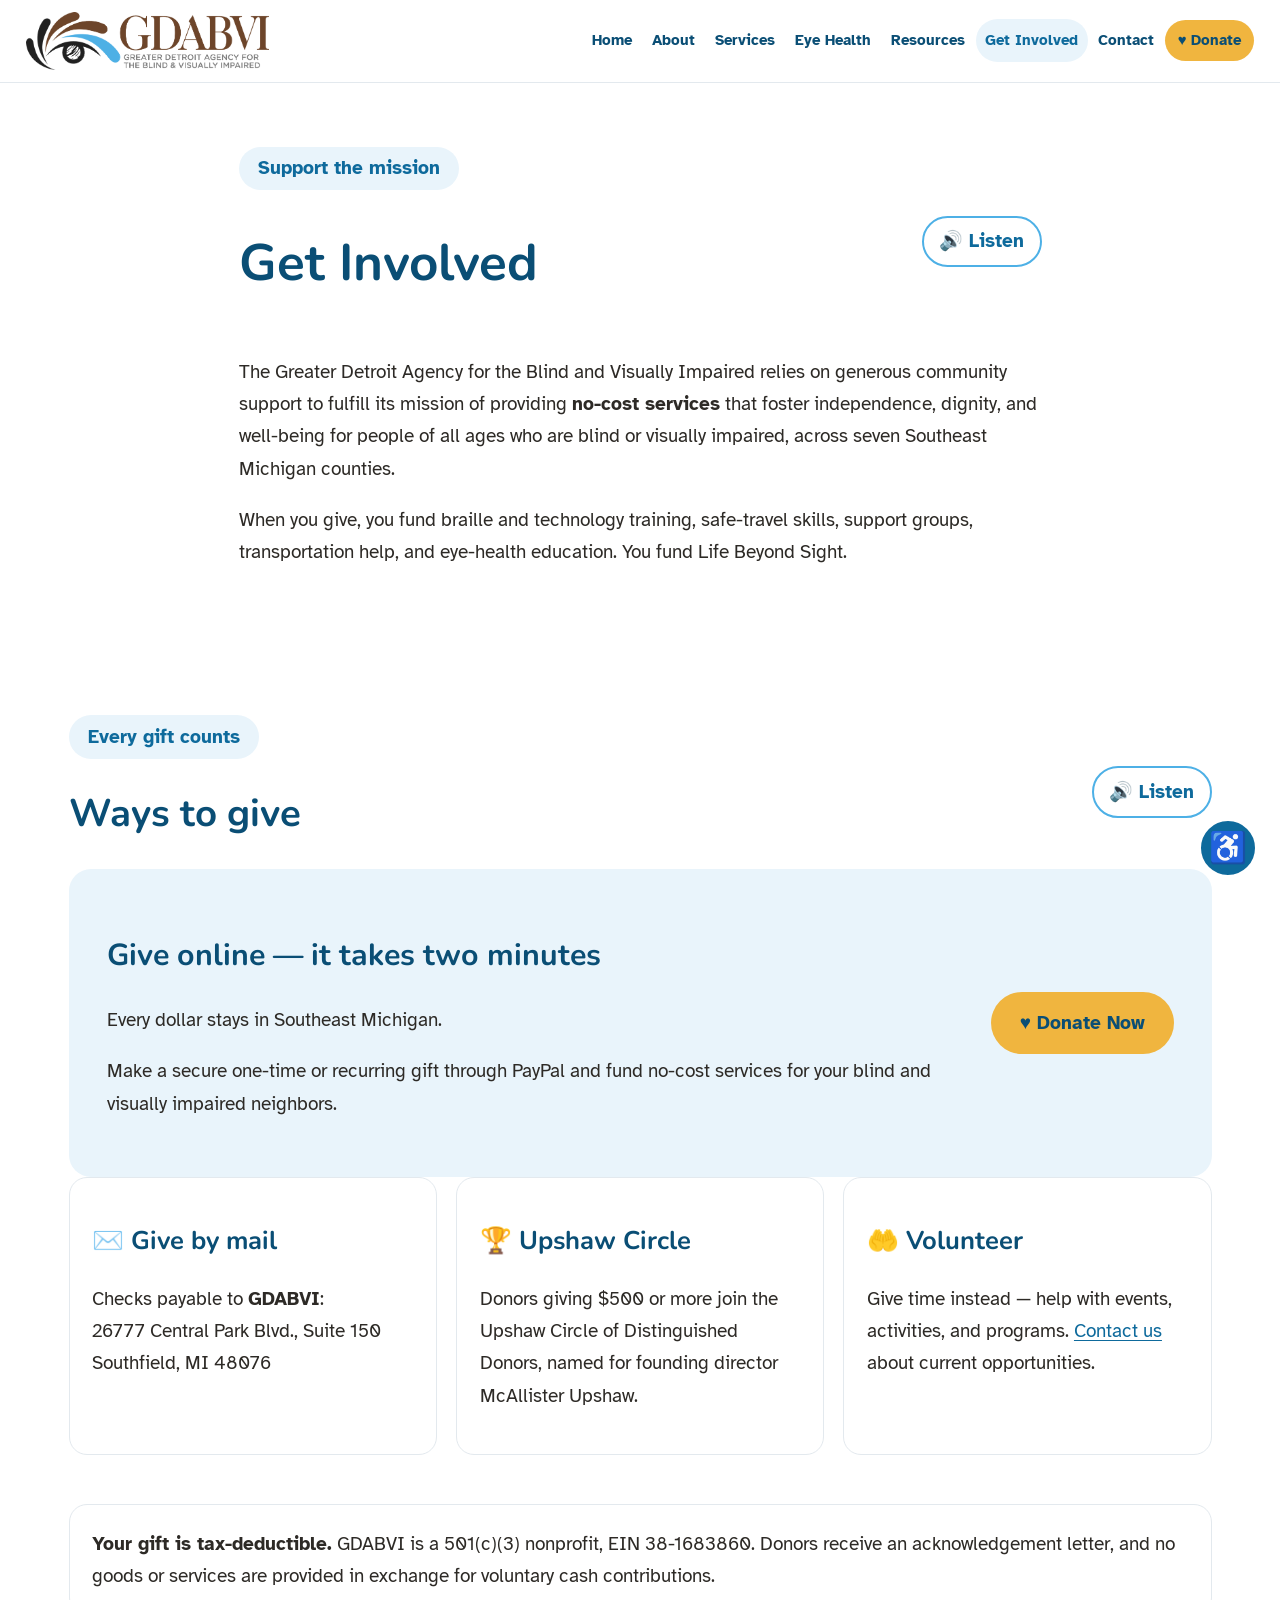
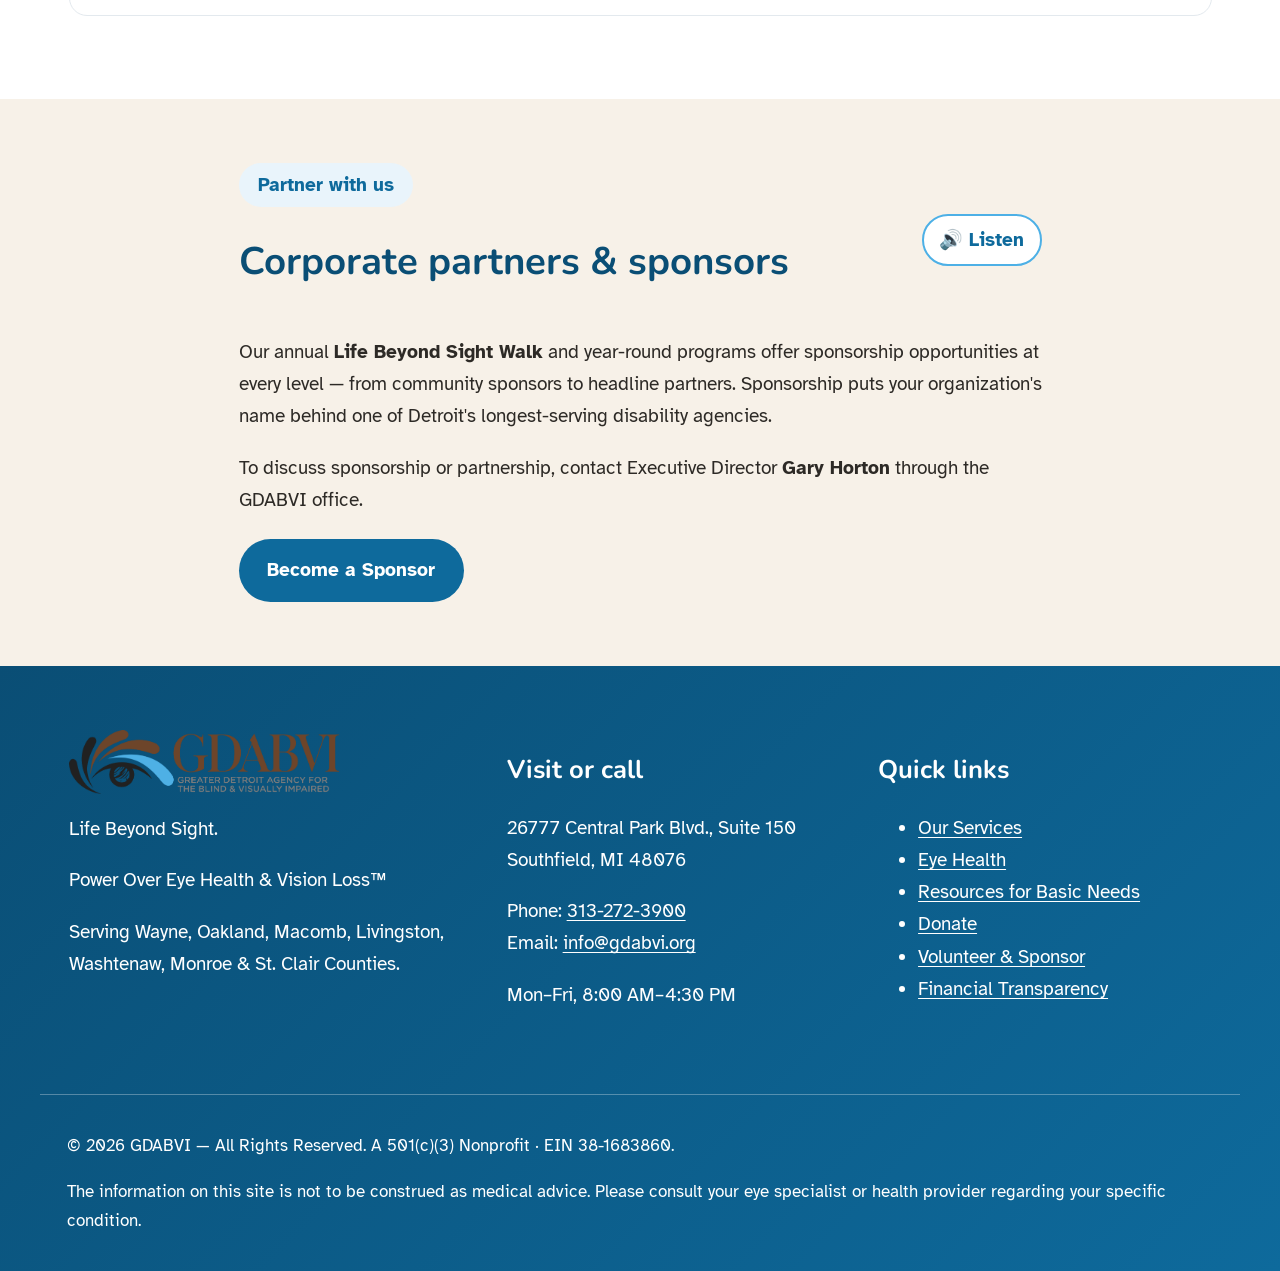
<file: get-involved.html>
<!DOCTYPE html>
<html lang="en">
<head>
<meta charset="UTF-8">
<meta name="viewport" content="width=device-width, initial-scale=1.0">
<title>Get Involved — GDABVI | Life Beyond Sight</title>
<meta name="description" content="Donate, volunteer, or sponsor GDABVI. Your support funds free services for blind and visually impaired people across Southeast Michigan. 501(c)(3), EIN 38-1683860.">
<link rel="icon" href="images/gdabvi-logo-square.png">
<link rel="preconnect" href="https://fonts.googleapis.com">
<link rel="preconnect" href="https://fonts.gstatic.com" crossorigin>
<link href="https://fonts.googleapis.com/css2?family=Atkinson+Hyperlegible:ital,wght@0,400;0,700;1,400&family=Nunito:wght@700;800;900&display=swap" rel="stylesheet">
<link rel="stylesheet" href="styles.css">
</head>
<body>
<a class="skip-link" href="#content">Skip to main content</a>
<div class="a11y-bar" role="region" aria-label="Accessibility tools"><span class="bar-label">♿ Accessibility tools</span><button class="a11y-btn" id="btnListen" aria-pressed="false" title="Read this page aloud">🔊 Listen to this page</button><button class="a11y-btn" id="btnPause" hidden aria-pressed="false">⏸ Pause</button><button class="a11y-btn" id="btnStop" hidden>⏹ Stop</button><button class="a11y-btn" id="fontDown" title="Decrease text size" aria-label="Decrease text size">A−</button><button class="a11y-btn" id="fontReset" title="Reset text size" aria-label="Reset text size">A</button><button class="a11y-btn" id="fontUp" title="Increase text size" aria-label="Increase text size">A+</button><button class="a11y-btn" id="btnContrast" aria-pressed="false" title="Toggle high contrast colors">◐ High contrast</button><span id="ttsStatus" role="status" aria-live="polite"></span></div>
<header class="site"><div class="header-inner"><a class="logo-link" href="index.html" aria-label="GDABVI home"><img src="images/gdabvi-logo-wide.png" alt="GDABVI logo: Greater Detroit Agency for the Blind and Visually Impaired"></a><button class="nav-toggle" id="navToggle" aria-expanded="false" aria-controls="mainNav">☰ Menu</button><nav class="main" id="mainNav" aria-label="Main navigation"><ul><li><a href="index.html">Home</a></li><li><a href="about.html">About</a></li><li><a href="services.html">Services</a></li><li><a href="eye-health.html">Eye Health</a></li><li><a href="resources.html">Resources</a></li><li><a href="get-involved.html" aria-current="page">Get Involved</a></li><li><a href="contact.html">Contact</a></li><li><a class="donate-cta" href="https://www.paypal.com/donate/?hosted_button_id=8J7GAGNQ5ZSGS" target="_blank" rel="noopener">♥ Donate</a></li></ul></nav></div></header>
<main id="content"><section aria-labelledby="give-h1"><div class="wrap narrow"><div class="section-head"><div><span class="chip">Support the mission</span><h1 id="give-h1">Get Involved</h1></div><button class="speak-btn" data-speak-section>🔊 Listen</button></div><p>The Greater Detroit Agency for the Blind and Visually Impaired relies on generous community support to fulfill its mission of providing <strong>no-cost services</strong> that foster independence, dignity, and well-being for people of all ages who are blind or visually impaired, across seven Southeast Michigan counties.</p><p>When you give, you fund braille and technology training, safe-travel skills, support groups, transportation help, and eye-health education. You fund Life Beyond Sight.</p></div></section><section aria-labelledby="give-ways-h"><div class="wrap"><div class="section-head"><div><span class="chip warm">Every gift counts</span><h2 id="give-ways-h">Ways to give</h2></div><button class="speak-btn" data-speak-section>🔊 Listen</button></div><div class="give-hero"><div><h3 style="font-size:1.6rem">Give online — it takes two minutes</h3><p class="give-amt">Every dollar stays in Southeast Michigan.</p><p>Make a secure one-time or recurring gift through PayPal and fund no-cost services for your blind and visually impaired neighbors.</p></div><div style="text-align:center"><a class="btn primary" href="https://www.paypal.com/donate/?hosted_button_id=8J7GAGNQ5ZSGS" target="_blank" rel="noopener">♥ Donate Now</a></div></div><div class="give-options"><div class="give-opt"><h3>✉️ Give by mail</h3><p>Checks payable to <strong>GDABVI</strong>:<br>26777 Central Park Blvd., Suite 150<br>Southfield, MI 48076</p></div><div class="give-opt"><h3>🏆 Upshaw Circle</h3><p>Donors giving $500 or more join the Upshaw Circle of Distinguished Donors, named for founding director McAllister Upshaw.</p></div><div class="give-opt"><h3>🤲 Volunteer</h3><p>Give time instead — help with events, activities, and programs. <a href="contact.html">Contact us</a> about current opportunities.</p></div></div><div class="notice" style="margin-top:1.6rem"><strong>Your gift is tax-deductible.</strong> GDABVI is a 501(c)(3) nonprofit, EIN 38-1683860. Donors receive an acknowledgement letter, and no goods or services are provided in exchange for voluntary cash contributions.</div></div></section><section class="wash-sand" aria-labelledby="give-sponsor-h"><div class="wrap narrow"><div class="section-head"><div><span class="chip">Partner with us</span><h2 id="give-sponsor-h">Corporate partners &amp; sponsors</h2></div><button class="speak-btn" data-speak-section>🔊 Listen</button></div><p>Our annual <strong>Life Beyond Sight Walk</strong> and year-round programs offer sponsorship opportunities at every level — from community sponsors to headline partners. Sponsorship puts your organization's name behind one of Detroit's longest-serving disability agencies.</p><p>To discuss sponsorship or partnership, contact Executive Director <strong>Gary Horton</strong> through the GDABVI office.</p><div class="btn-row"><a class="btn blue" href="https://forms.gle/S4jvcjUJXnz4BUws8" target="_blank" rel="noopener">Become a Sponsor</a></div></div></section></main>
<footer class="site"><div class="wrap"><div><img src="images/gdabvi-logo-wide.png" alt="" style="max-width:270px;margin-bottom:.8rem"><p class="foot-tag">Life Beyond Sight.</p><p>Power Over Eye Health &amp; Vision Loss™</p><p>Serving Wayne, Oakland, Macomb, Livingston, Washtenaw, Monroe &amp; St. Clair Counties.</p></div><div><h3>Visit or call</h3><p>26777 Central Park Blvd., Suite 150<br>Southfield, MI 48076</p><p>Phone: <a href="tel:3132723900">313-272-3900</a><br>Email: <a href="mailto:info@gdabvi.org">info@gdabvi.org</a></p><p>Mon–Fri, 8:00 AM–4:30 PM</p></div><div><h3>Quick links</h3><ul><li><a href="services.html">Our Services</a></li><li><a href="eye-health.html">Eye Health</a></li><li><a href="resources.html">Resources for Basic Needs</a></li><li><a href="https://www.paypal.com/donate/?hosted_button_id=8J7GAGNQ5ZSGS" target="_blank" rel="noopener">Donate</a></li><li><a href="get-involved.html">Volunteer &amp; Sponsor</a></li><li><a href="https://www.guidestar.org/profile/38-1683860" target="_blank" rel="noopener">Financial Transparency</a></li></ul></div></div><div class="foot-legal"><p>© 2026 GDABVI — All Rights Reserved. A 501(c)(3) Nonprofit · EIN 38-1683860.</p><p>The information on this site is not to be construed as medical advice. Please consult your eye specialist or health provider regarding your specific condition.</p></div></footer><script src="script.js"></script></body></html>
</file>
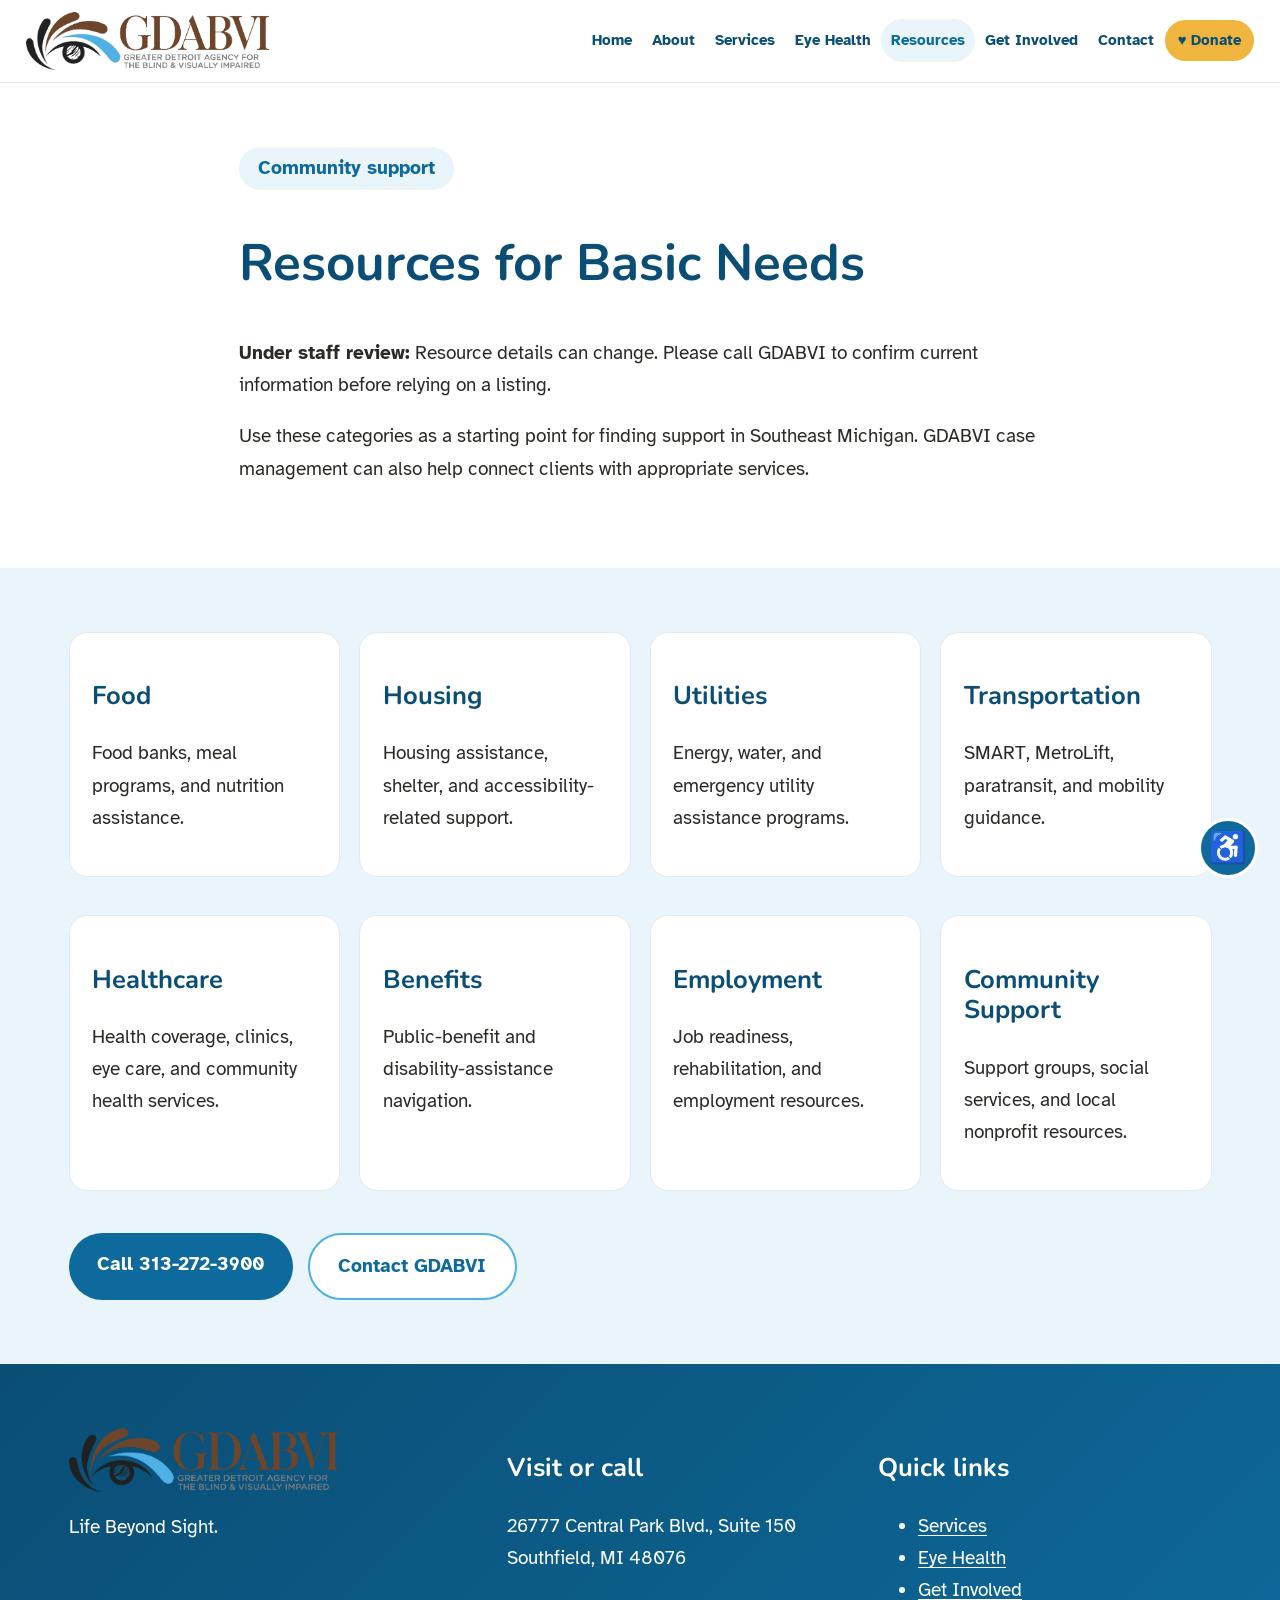
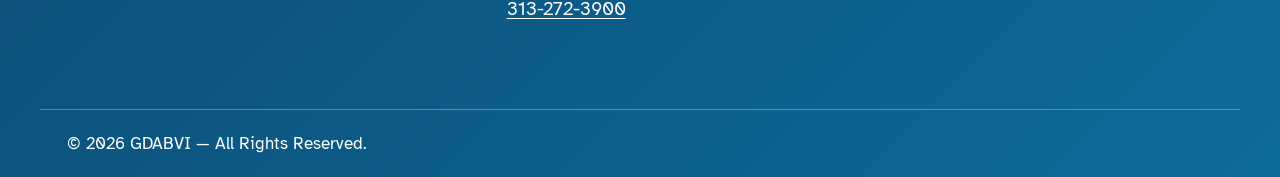
<file: resources.html>
<!DOCTYPE html><html lang="en"><head><meta charset="UTF-8"><meta name="viewport" content="width=device-width,initial-scale=1"><title>Resources — GDABVI | Life Beyond Sight</title><link rel="icon" href="images/gdabvi-logo-square.png"><link rel="preconnect" href="https://fonts.googleapis.com"><link href="https://fonts.googleapis.com/css2?family=Atkinson+Hyperlegible:wght@400;700&family=Nunito:wght@700;800;900&display=swap" rel="stylesheet"><link rel="stylesheet" href="styles.css"></head><body><a class="skip-link" href="#content">Skip to main content</a><div class="a11y-bar" role="region" aria-label="Accessibility tools"><span class="bar-label">♿ Accessibility tools</span><button class="a11y-btn" id="btnListen">🔊 Listen to this page</button><button class="a11y-btn" id="btnPause" hidden>⏸ Pause</button><button class="a11y-btn" id="btnStop" hidden>⏹ Stop</button><button class="a11y-btn" id="fontDown">A−</button><button class="a11y-btn" id="fontReset">A</button><button class="a11y-btn" id="fontUp">A+</button><button class="a11y-btn" id="btnContrast">◐ High contrast</button><span id="ttsStatus" role="status" aria-live="polite"></span></div><header class="site"><div class="header-inner"><a class="logo-link" href="index.html"><img src="images/gdabvi-logo-wide.png" alt="GDABVI logo"></a><button class="nav-toggle" id="navToggle">☰ Menu</button><nav class="main" id="mainNav"><ul><li><a href="index.html">Home</a></li><li><a href="about.html">About</a></li><li><a href="services.html">Services</a></li><li><a href="eye-health.html">Eye Health</a></li><li><a href="resources.html" aria-current="page">Resources</a></li><li><a href="get-involved.html">Get Involved</a></li><li><a href="contact.html">Contact</a></li><li><a class="donate-cta" href="https://www.paypal.com/donate/?hosted_button_id=8J7GAGNQ5ZSGS">♥ Donate</a></li></ul></nav></div></header><main id="content"><section><div class="wrap narrow"><span class="chip">Community support</span><h1>Resources for Basic Needs</h1><div class="review-flag"><strong>Under staff review:</strong> Resource details can change. Please call GDABVI to confirm current information before relying on a listing.</div><p>Use these categories as a starting point for finding support in Southeast Michigan. GDABVI case management can also help connect clients with appropriate services.</p></div></section><section class="wash-blue"><div class="wrap"><div class="give-options"><div class="give-opt"><h3>Food</h3><p>Food banks, meal programs, and nutrition assistance.</p></div><div class="give-opt"><h3>Housing</h3><p>Housing assistance, shelter, and accessibility-related support.</p></div><div class="give-opt"><h3>Utilities</h3><p>Energy, water, and emergency utility assistance programs.</p></div><div class="give-opt"><h3>Transportation</h3><p>SMART, MetroLift, paratransit, and mobility guidance.</p></div><div class="give-opt"><h3>Healthcare</h3><p>Health coverage, clinics, eye care, and community health services.</p></div><div class="give-opt"><h3>Benefits</h3><p>Public-benefit and disability-assistance navigation.</p></div><div class="give-opt"><h3>Employment</h3><p>Job readiness, rehabilitation, and employment resources.</p></div><div class="give-opt"><h3>Community Support</h3><p>Support groups, social services, and local nonprofit resources.</p></div></div><div class="btn-row"><a class="btn blue" href="tel:3132723900">Call 313-272-3900</a><a class="btn ghost" href="contact.html">Contact GDABVI</a></div></div></section></main><footer class="site"><div class="wrap"><div><img src="images/gdabvi-logo-wide.png" alt=""><p class="foot-tag">Life Beyond Sight.</p></div><div><h3>Visit or call</h3><p>26777 Central Park Blvd., Suite 150<br>Southfield, MI 48076</p><p><a href="tel:3132723900">313-272-3900</a></p></div><div><h3>Quick links</h3><ul><li><a href="services.html">Services</a></li><li><a href="eye-health.html">Eye Health</a></li><li><a href="get-involved.html">Get Involved</a></li></ul></div></div><div class="foot-legal">© 2026 GDABVI — All Rights Reserved.</div></footer><script src="script.js"></script></body></html>
</file>
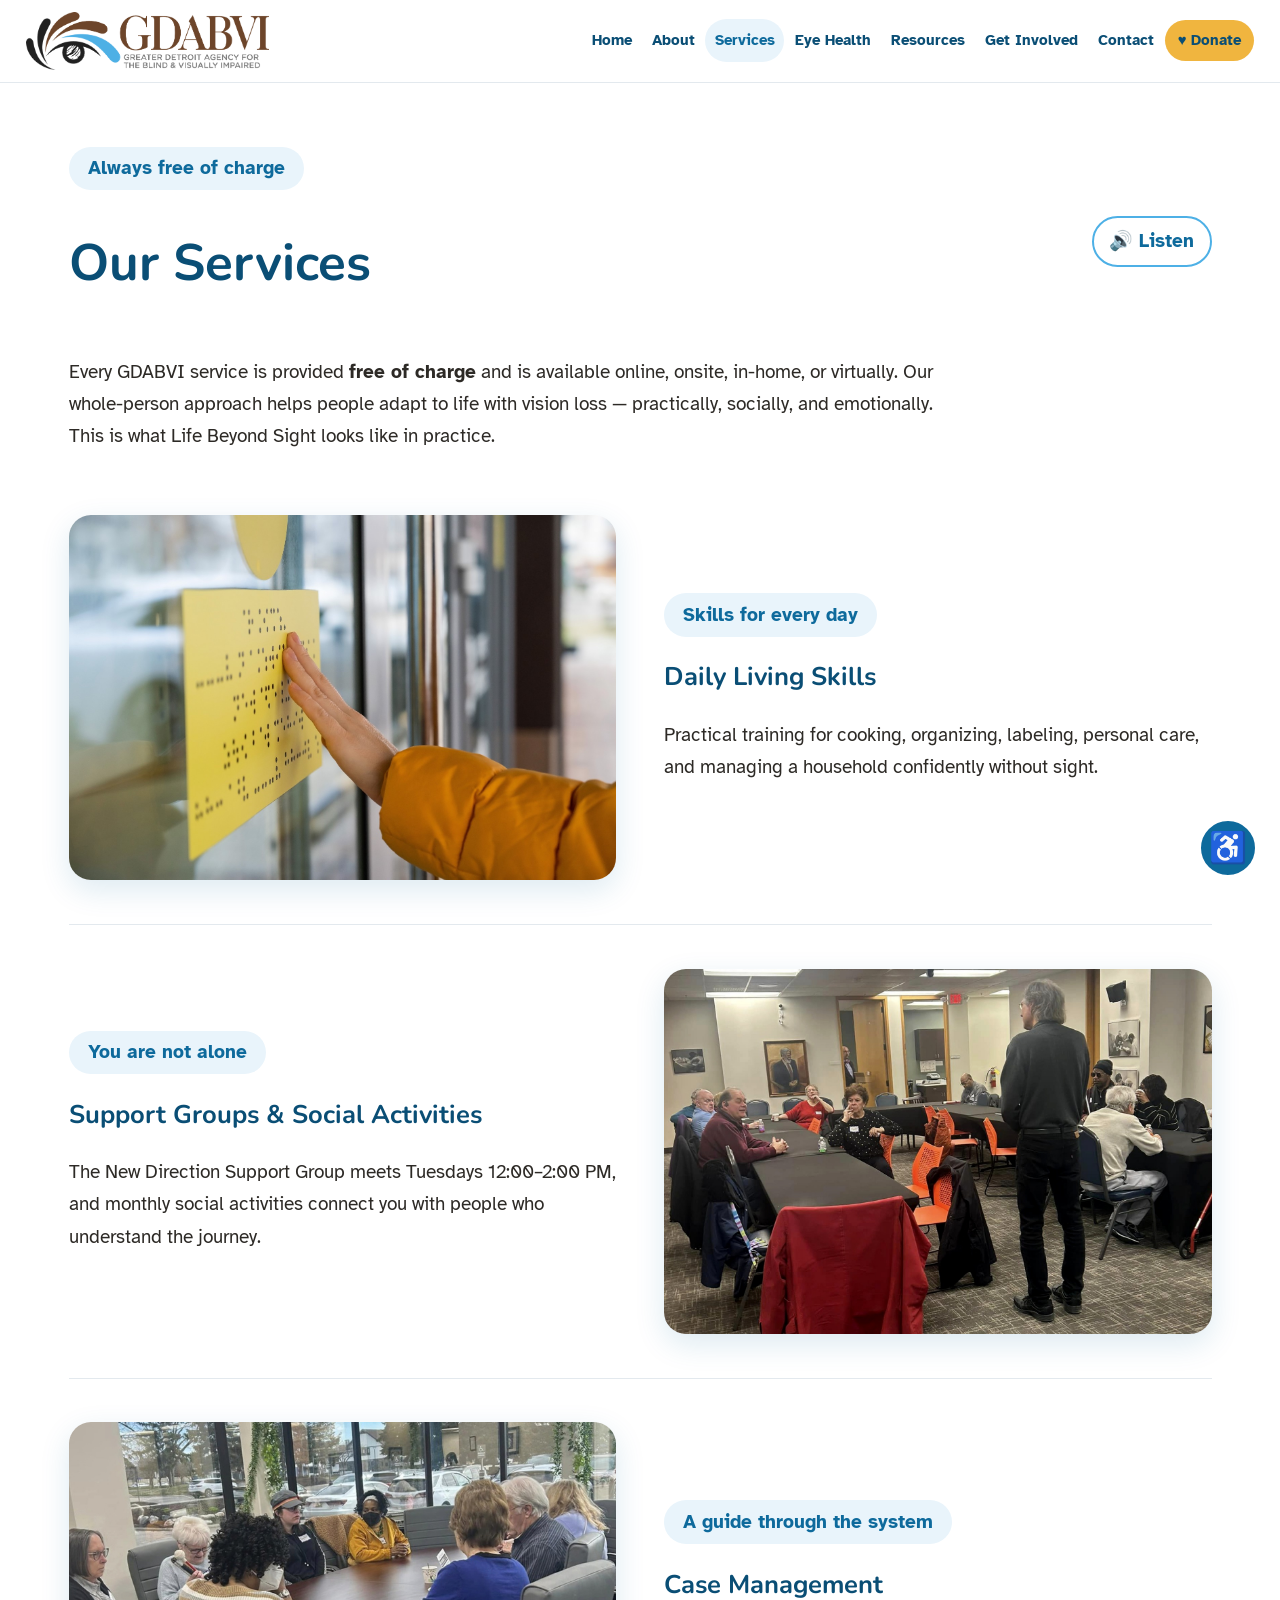
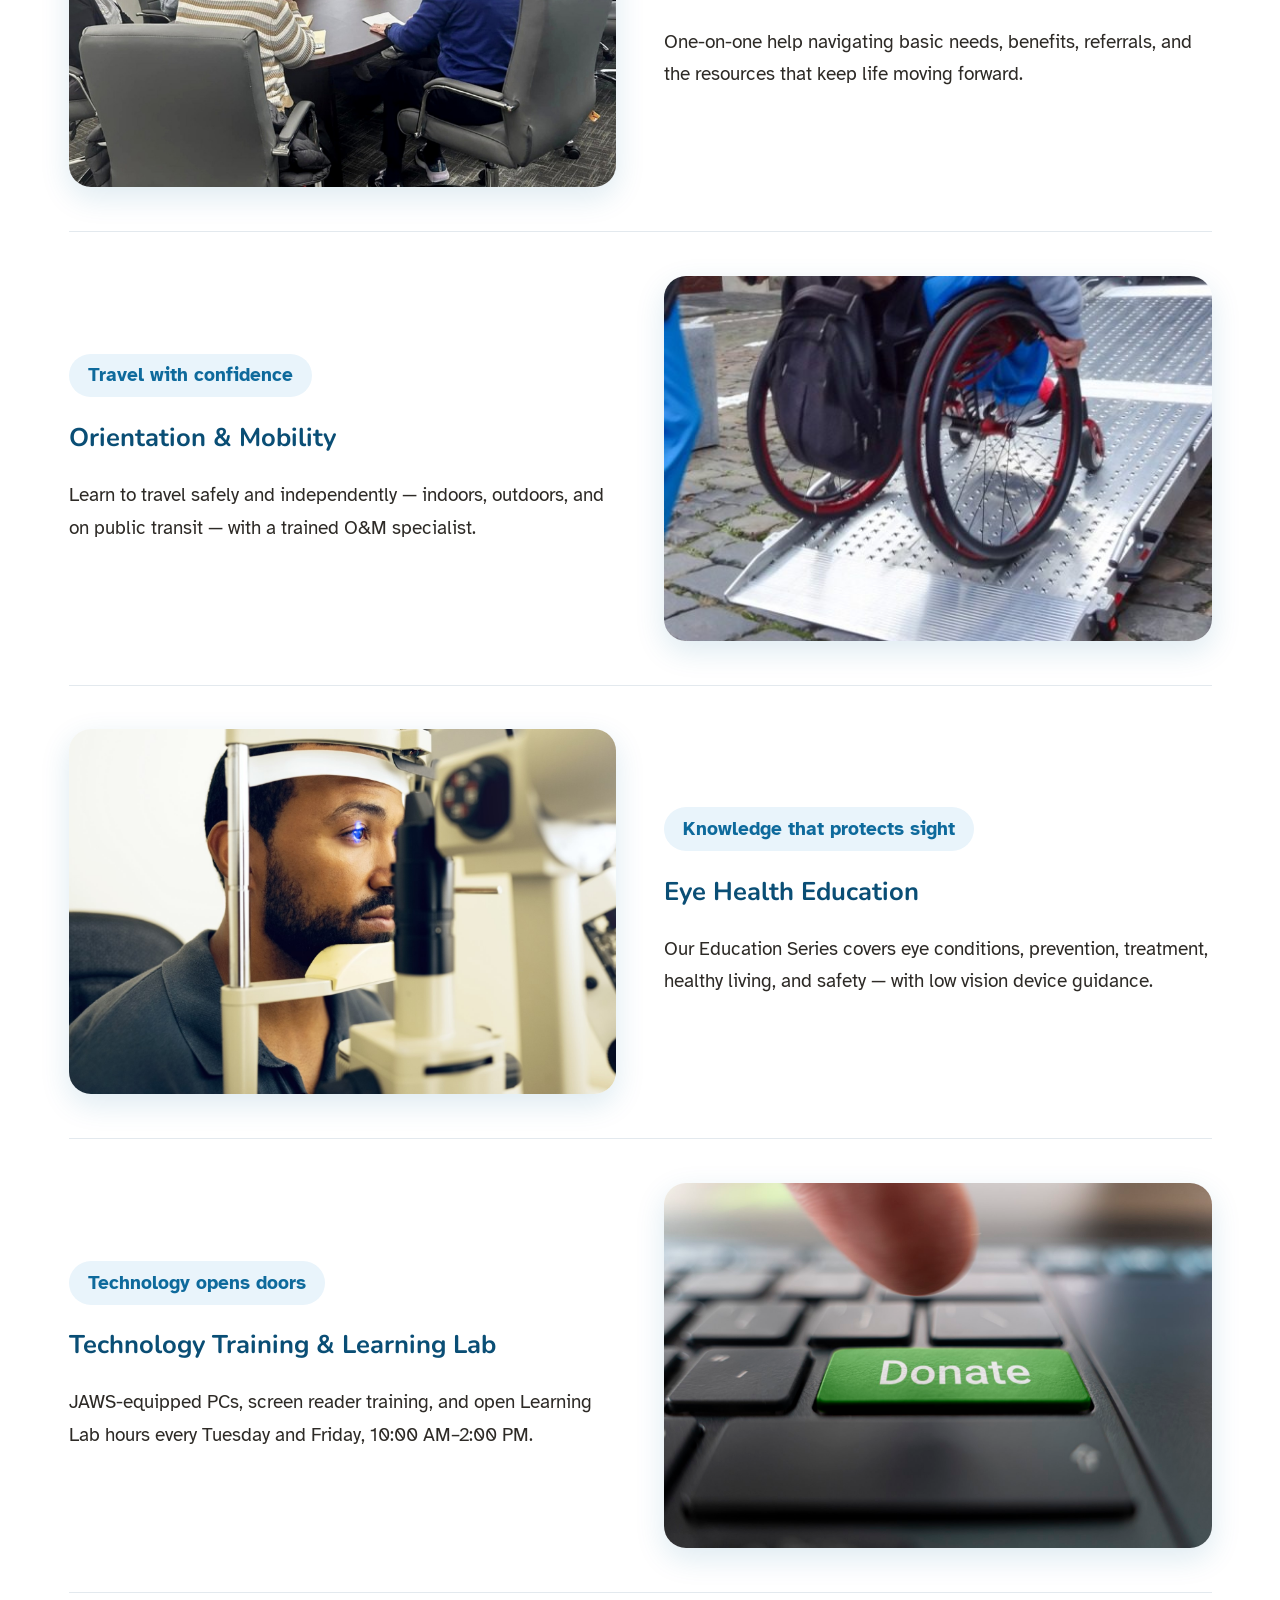
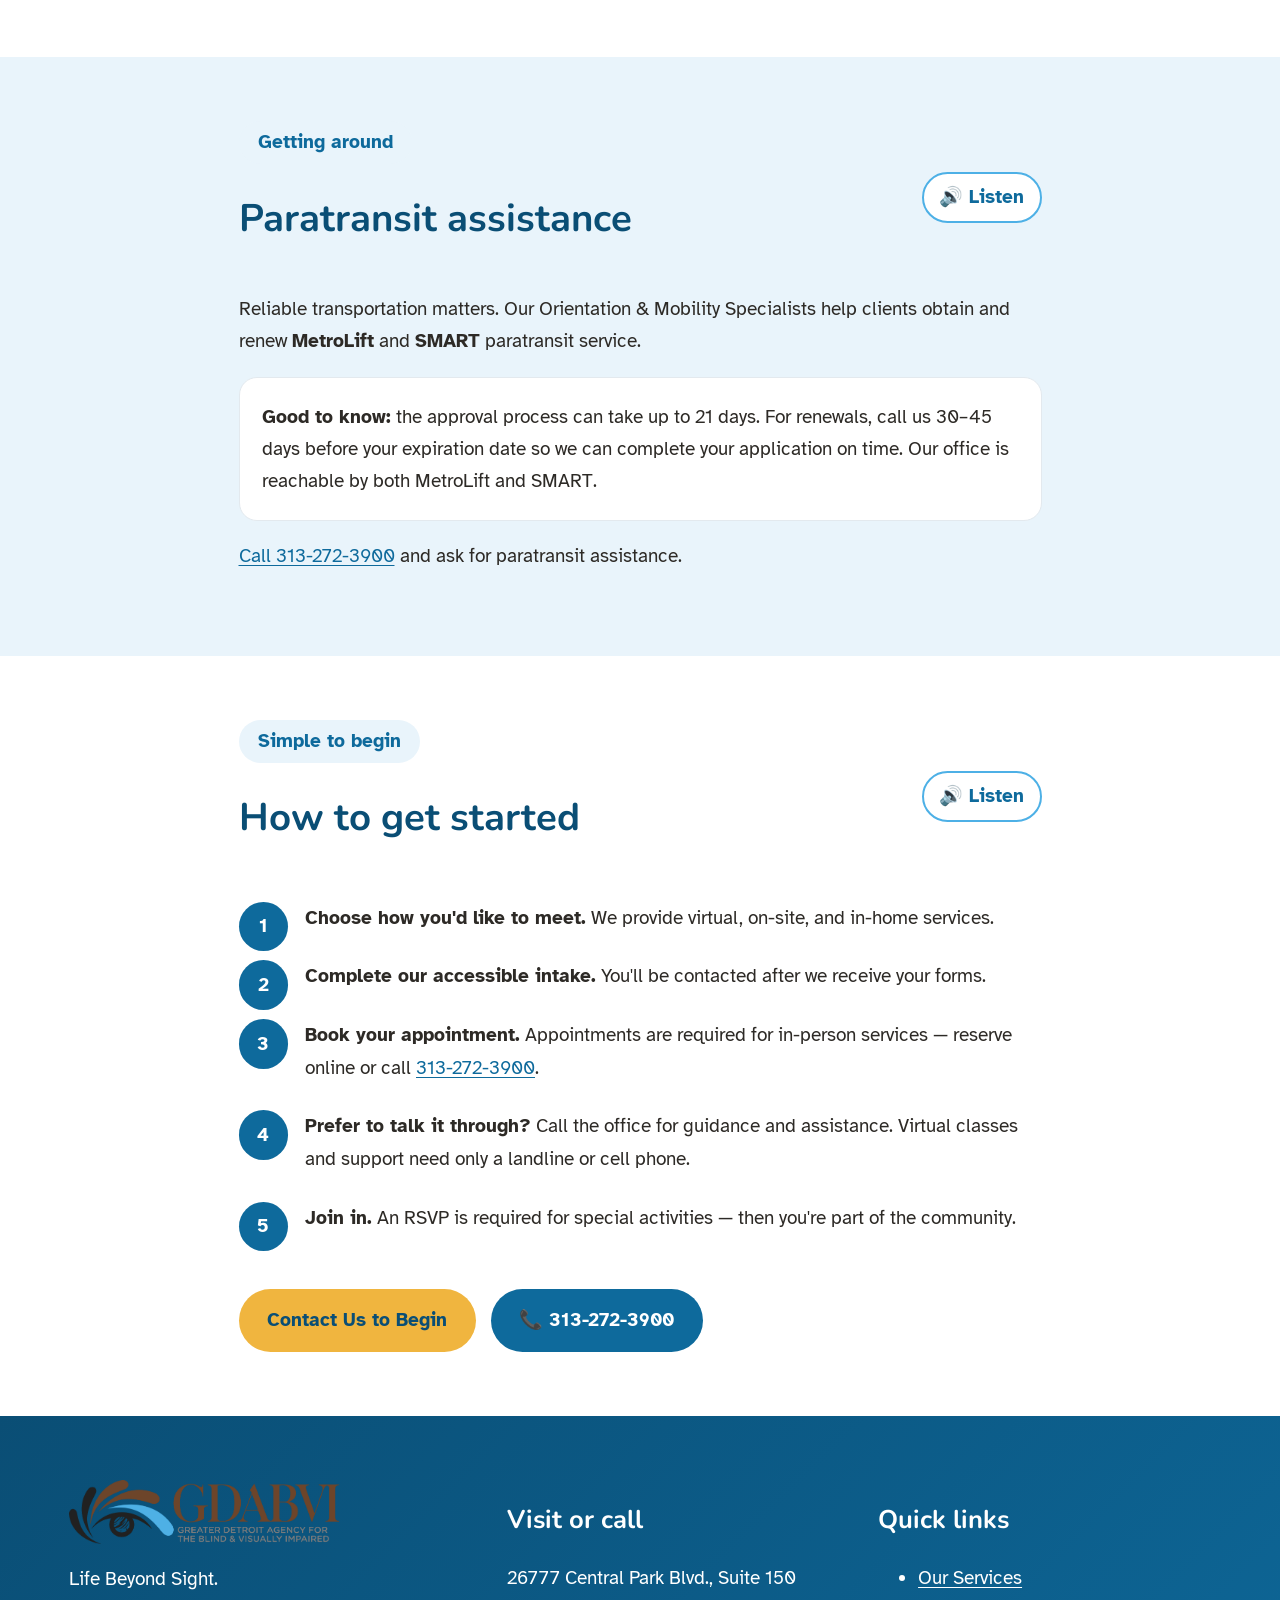
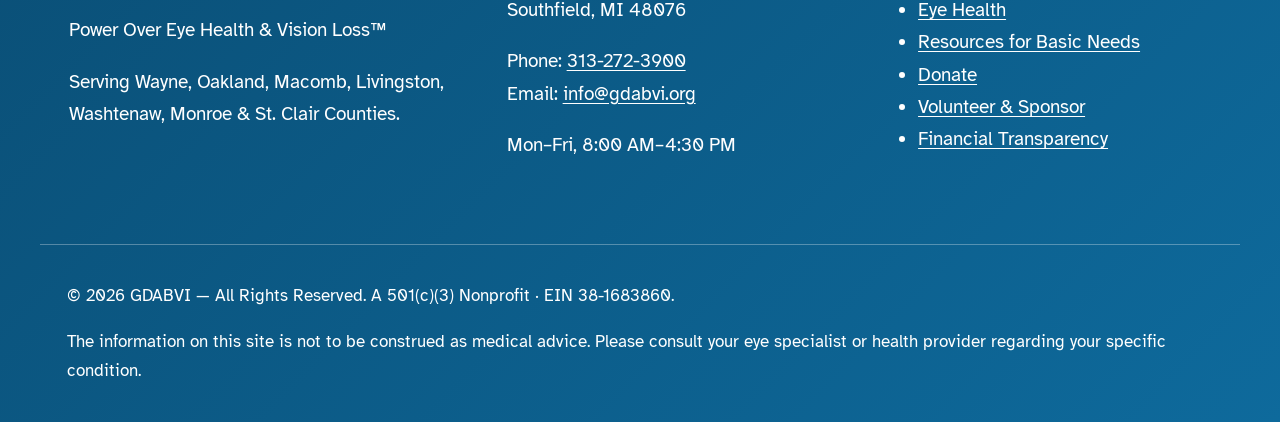
<file: services.html>
<!DOCTYPE html>
<html lang="en">
<head>
<meta charset="UTF-8">
<meta name="viewport" content="width=device-width, initial-scale=1.0">
<title>Services — GDABVI | Life Beyond Sight</title>
<meta name="description" content="Free services for blind and visually impaired people: daily living skills, orientation & mobility, technology training, support groups, case management, and paratransit help.">
<link rel="icon" href="images/gdabvi-logo-square.png">
<link rel="preconnect" href="https://fonts.googleapis.com">
<link rel="preconnect" href="https://fonts.gstatic.com" crossorigin>
<link href="https://fonts.googleapis.com/css2?family=Atkinson+Hyperlegible:ital,wght@0,400;0,700;1,400&family=Nunito:wght@700;800;900&display=swap" rel="stylesheet">
<link rel="stylesheet" href="styles.css">
</head>
<body>
<a class="skip-link" href="#content">Skip to main content</a>

<div class="a11y-bar" role="region" aria-label="Accessibility tools">
  <span class="bar-label">♿ Accessibility tools</span>
  <button class="a11y-btn" id="btnListen" aria-pressed="false" title="Read this page aloud">🔊 Listen to this page</button>
  <button class="a11y-btn" id="btnPause" hidden aria-pressed="false">⏸ Pause</button>
  <button class="a11y-btn" id="btnStop" hidden>⏹ Stop</button>
  <button class="a11y-btn" id="fontDown" title="Decrease text size" aria-label="Decrease text size">A−</button>
  <button class="a11y-btn" id="fontReset" title="Reset text size" aria-label="Reset text size">A</button>
  <button class="a11y-btn" id="fontUp" title="Increase text size" aria-label="Increase text size">A+</button>
  <button class="a11y-btn" id="btnContrast" aria-pressed="false" title="Toggle high contrast colors">◐ High contrast</button>
  <span id="ttsStatus" role="status" aria-live="polite"></span>
</div>

<header class="site">
  <div class="header-inner">
    <a class="logo-link" href="index.html" aria-label="GDABVI home">
      <img src="images/gdabvi-logo-wide.png" alt="GDABVI logo: Greater Detroit Agency for the Blind and Visually Impaired">
    </a>
    <button class="nav-toggle" id="navToggle" aria-expanded="false" aria-controls="mainNav">☰ Menu</button>
    <nav class="main" id="mainNav" aria-label="Main navigation">
      <ul>
        <li><a href="index.html">Home</a></li>
        <li><a href="about.html">About</a></li>
        <li><a href="services.html" aria-current="page">Services</a></li>
        <li><a href="eye-health.html">Eye Health</a></li>
        <li><a href="resources.html">Resources</a></li>
        <li><a href="get-involved.html">Get Involved</a></li>
        <li><a href="contact.html">Contact</a></li>
        <li><a class="donate-cta" href="https://www.paypal.com/donate/?hosted_button_id=8J7GAGNQ5ZSGS" target="_blank" rel="noopener">♥ Donate</a></li>
      </ul>
    </nav>
  </div>
</header>

<main id="content">

  <section aria-labelledby="services-h1">
    <div class="wrap">
      <div class="section-head">
        <div>
          <span class="chip">Always free of charge</span>
          <h1 id="services-h1">Our Services</h1>
        </div>
        <button class="speak-btn" data-speak-section>🔊 Listen</button>
      </div>
      <p style="max-width:75ch">Every GDABVI service is provided <strong>free of charge</strong> and is available online, onsite, in-home, or virtually. Our whole-person approach helps people adapt to life with vision loss — practically, socially, and emotionally. This is what Life Beyond Sight looks like in practice.</p>

      <div class="svc-row">
        <div class="svc-img"><img src="images/braille-training.jpg" alt="Fingers reading a yellow braille sign on a glass door."></div>
        <div>
          <span class="chip warm">Skills for every day</span>
          <h3>Daily Living Skills</h3>
          <p>Practical training for cooking, organizing, labeling, personal care, and managing a household confidently without sight.</p>
        </div>
      </div>
      <div class="svc-row flip">
        <div class="svc-img"><img src="images/support-group.jpg" alt="A group of people sitting in a circle, talking and supporting one another."></div>
        <div>
          <span class="chip warm">You are not alone</span>
          <h3>Support Groups &amp; Social Activities</h3>
          <p>The New Direction Support Group meets Tuesdays 12:00–2:00 PM, and monthly social activities connect you with people who understand the journey.</p>
        </div>
      </div>
      <div class="svc-row">
        <div class="svc-img"><img src="images/community-meeting.jpg" alt="Community members gathered at a meeting, listening to a presenter."></div>
        <div>
          <span class="chip warm">A guide through the system</span>
          <h3>Case Management</h3>
          <p>One-on-one help navigating basic needs, benefits, referrals, and the resources that keep life moving forward.</p>
        </div>
      </div>
      <div class="svc-row flip">
        <div class="svc-img"><img src="images/mobility-ramp.jpg" alt="A person using a white cane on an accessible outdoor ramp."></div>
        <div>
          <span class="chip warm">Travel with confidence</span>
          <h3>Orientation &amp; Mobility</h3>
          <p>Learn to travel safely and independently — indoors, outdoors, and on public transit — with a trained O&amp;M specialist.</p>
        </div>
      </div>
      <div class="svc-row">
        <div class="svc-img"><img src="images/eye-exam.jpg" alt="An eye doctor examines a patient with clinical equipment."></div>
        <div>
          <span class="chip warm">Knowledge that protects sight</span>
          <h3>Eye Health Education</h3>
          <p>Our Education Series covers eye conditions, prevention, treatment, healthy living, and safety — with low vision device guidance.</p>
        </div>
      </div>
      <div class="svc-row flip">
        <div class="svc-img"><img src="images/donate-key.jpg" alt="A computer keyboard with a highlighted key symbolizing giving."></div>
        <div>
          <span class="chip warm">Technology opens doors</span>
          <h3>Technology Training &amp; Learning Lab</h3>
          <p>JAWS-equipped PCs, screen reader training, and open Learning Lab hours every Tuesday and Friday, 10:00 AM–2:00 PM.</p>
        </div>
      </div>
    </div>
  </section>

  <section class="wash-blue" aria-labelledby="services-transit-h">
    <div class="wrap narrow">
      <div class="section-head">
        <div>
          <span class="chip warm">Getting around</span>
          <h2 id="services-transit-h">Paratransit assistance</h2>
        </div>
        <button class="speak-btn" data-speak-section>🔊 Listen</button>
      </div>
      <p>Reliable transportation matters. Our Orientation &amp; Mobility Specialists help clients obtain and renew <strong>MetroLift</strong> and <strong>SMART</strong> paratransit service.</p>
      <div class="notice warm">
        <strong>Good to know:</strong> the approval process can take up to 21 days. For renewals, call us 30–45 days before your expiration date so we can complete your application on time. Our office is reachable by both MetroLift and SMART.
      </div>
      <p><a href="tel:3132723900">Call 313-272-3900</a> and ask for paratransit assistance.</p>
    </div>
  </section>

  <section aria-labelledby="services-start-h">
    <div class="wrap narrow">
      <div class="section-head">
        <div>
          <span class="chip">Simple to begin</span>
          <h2 id="services-start-h">How to get started</h2>
        </div>
        <button class="speak-btn" data-speak-section>🔊 Listen</button>
      </div>
      <ol class="steps">
        <li><span class="stepnum" aria-hidden="true">1</span><strong>Choose how you'd like to meet.</strong> We provide virtual, on-site, and in-home services.</li>
        <li><span class="stepnum" aria-hidden="true">2</span><strong>Complete our accessible intake.</strong> You'll be contacted after we receive your forms.</li>
        <li><span class="stepnum" aria-hidden="true">3</span><strong>Book your appointment.</strong> Appointments are required for in-person services — reserve online or call <a href="tel:3132723900">313-272-3900</a>.</li>
        <li><span class="stepnum" aria-hidden="true">4</span><strong>Prefer to talk it through?</strong> Call the office for guidance and assistance. Virtual classes and support need only a landline or cell phone.</li>
        <li><span class="stepnum" aria-hidden="true">5</span><strong>Join in.</strong> An RSVP is required for special activities — then you're part of the community.</li>
      </ol>
      <div class="btn-row">
        <a class="btn primary" href="contact.html">Contact Us to Begin</a>
        <a class="btn blue" href="tel:3132723900">📞 313-272-3900</a>
      </div>
    </div>
  </section>

</main>

<footer class="site">
  <div class="wrap">
    <div>
      <img src="images/gdabvi-logo-wide.png" alt="" style="max-width:270px;margin-bottom:.8rem">
      <p class="foot-tag">Life Beyond Sight.</p>
      <p>Power Over Eye Health &amp; Vision Loss™</p>
      <p>Serving Wayne, Oakland, Macomb, Livingston, Washtenaw, Monroe &amp; St. Clair Counties.</p>
    </div>
    <div>
      <h3>Visit or call</h3>
      <p>26777 Central Park Blvd., Suite 150<br>Southfield, MI 48076</p>
      <p>Phone: <a href="tel:3132723900">313-272-3900</a><br>
      Email: <a href="mailto:info@gdabvi.org">info@gdabvi.org</a></p>
      <p>Mon–Fri, 8:00 AM–4:30 PM</p>
    </div>
    <div>
      <h3>Quick links</h3>
      <ul>
        <li><a href="services.html">Our Services</a></li>
        <li><a href="eye-health.html">Eye Health</a></li>
        <li><a href="resources.html">Resources for Basic Needs</a></li>
        <li><a href="https://www.paypal.com/donate/?hosted_button_id=8J7GAGNQ5ZSGS" target="_blank" rel="noopener">Donate</a></li>
        <li><a href="get-involved.html">Volunteer &amp; Sponsor</a></li>
        <li><a href="https://www.guidestar.org/profile/38-1683860" target="_blank" rel="noopener">Financial Transparency</a></li>
      </ul>
    </div>
  </div>
  <div class="foot-legal">
    <p>© 2026 GDABVI — All Rights Reserved. A 501(c)(3) Nonprofit · EIN 38-1683860.</p>
    <p>The information on this site is not to be construed as medical advice. Please consult your eye specialist or health provider regarding your specific condition.</p>
  </div>
</footer>

<script src="script.js"></script>
</body>
</html>
</file>
<file: styles.css>
:root{--brown:#0e6a9c;--deep:#0a4e75;--blue:#0e6a9c;--sky:#4db0e6;--wash:#e9f4fb;--sand:#f7f1e8;--ink:#2d2a26;--white:#fff;--line:#e3e9ee;--gold:#f0b53f;--fs:19px;--r:22px;--shadow:0 10px 30px rgba(14,106,156,.14)}*{box-sizing:border-box}html{font-size:var(--fs);scroll-behavior:smooth}body{margin:0;font-family:'Atkinson Hyperlegible',Arial,sans-serif;color:var(--ink);line-height:1.7;background:#fff}h1,h2,h3{font-family:'Nunito',sans-serif;color:var(--deep);line-height:1.2}h1{font-size:2.6rem}h2{font-size:1.8rem}h3{font-size:1.25rem}a{color:var(--blue);text-underline-offset:3px}img{max-width:100%;display:block}.skip-link{position:absolute;left:-9999px}.skip-link:focus{left:0;z-index:999;background:#fff;padding:1rem}.wrap{max-width:1200px;margin:auto;padding:3rem 1.4rem}.narrow{max-width:860px}.wash-blue{background:var(--wash)}.wash-sand{background:var(--sand)}.chip{display:inline-block;padding:.3rem 1rem;border-radius:999px;background:var(--wash);color:var(--blue);font-weight:800}.chip.warm{background:var(--wash);color:var(--blue)}header.site{position:sticky;top:0;z-index:100;background:#fff;border-bottom:1px solid var(--line)}.header-inner{width:100%;max-width:1800px;margin:auto;padding:.8rem clamp(1.2rem,3vw,3rem);display:flex;align-items:center;justify-content:space-between;gap:1.5rem;flex-wrap:nowrap}.logo-link{display:flex;align-items:center;flex:0 0 auto}.logo-link img{height:68px;width:auto}nav.main{margin-left:auto;min-width:0;flex:1}nav.main ul{display:flex;align-items:center;justify-content:flex-end;gap:.1rem;list-style:none;margin:0;padding:0;white-space:nowrap}nav.main li{margin:0;flex:0 0 auto}nav.main a{display:block;text-decoration:none;padding:.55rem .72rem;border-radius:999px;color:var(--deep);font-weight:700}nav.main a:hover,nav.main a[aria-current=page]{background:var(--wash);color:var(--blue)}.donate-cta{background:var(--gold)!important;color:var(--deep)!important}.nav-toggle{display:none;border:0;border-radius:999px;background:var(--blue);color:#fff;padding:.6rem 1rem;font-weight:800}.hero{background:linear-gradient(135deg,#0a4e75,#0e6a9c 60%,#1e85b8);color:#fff}.hero .wrap{display:grid;grid-template-columns:1.05fr .95fr;gap:3rem;align-items:center;padding-top:4rem;padding-bottom:4rem}.hero h1{font-size:3.15rem;color:#fff}.hero .tagline{color:var(--gold);font-weight:800;font-size:1.2rem}.hero .lead{font-size:1.12rem}.hero-img img,.svc-img img{border-radius:var(--r);box-shadow:var(--shadow);width:100%;object-fit:cover}.hero-img img{aspect-ratio:4/3;border:5px solid rgba(255,255,255,.85)}.btn-row{display:flex;flex-wrap:wrap;gap:.8rem;margin-top:1.2rem}.btn{display:inline-block;padding:.8rem 1.5rem;border-radius:999px;text-decoration:none;font-weight:800}.btn.primary{background:var(--gold);color:var(--deep)}.btn.blue{background:var(--blue);color:#fff}.btn.ghost{border:2px solid var(--sky);background:#fff}.impact-inner{max-width:1200px;margin:auto;display:grid;grid-template-columns:repeat(auto-fit,minmax(190px,1fr));gap:1rem}.impact-card{padding:1.3rem;background:#fff;border-radius:18px;text-align:center;box-shadow:var(--shadow)}.impact-card .num{font-size:2rem;font-weight:900;color:var(--blue)}.feature-item{display:grid;grid-template-columns:70px 1fr auto;gap:1rem;align-items:center;padding:1.2rem;margin:1rem 0;border:1px solid var(--line);border-radius:18px}.fnum,.stepnum{display:flex;align-items:center;justify-content:center;border-radius:50%;background:var(--blue);color:#fff;font-weight:900}.fnum{width:58px;height:58px}.section-head{display:flex;justify-content:space-between;gap:1rem;align-items:flex-start;flex-wrap:wrap}.news-board{display:grid;grid-template-columns:280px 1fr;gap:2rem}.news-item,.notice,.give-opt,.person,.contact-panel,.info-box{background:#fff;border:1px solid var(--line);border-radius:18px;padding:1.2rem;margin-bottom:1rem}.news-item{border-left:7px solid var(--sky)}.pullquote{max-width:760px;margin:2rem auto;text-align:center;font-size:1.35rem;font-weight:700}.cta-band{background:linear-gradient(135deg,#0a4e75,#0e6a9c);color:#fff}.cta-band h2{color:#fff}.svc-row{display:grid;grid-template-columns:1fr 1fr;gap:2.5rem;align-items:center;padding:2.3rem 0;border-bottom:1px solid var(--line)}.svc-row.flip .svc-img{order:2}.svc-img img{aspect-ratio:3/2}.steps{list-style:none;margin:1.5rem 0;padding:0}.steps li{position:relative;padding:0 0 1.4rem 3.5rem}.stepnum{position:absolute;left:0;width:2.6rem;height:2.6rem}.team-ribbon,.officer-row,.give-options{display:grid;grid-template-columns:repeat(auto-fit,minmax(220px,1fr));gap:1rem}.member-cols{columns:2}.give-hero{display:grid;grid-template-columns:1fr auto;gap:2rem;align-items:center;padding:2rem;border-radius:var(--r);background:var(--wash)}details.acc{border:1px solid var(--line);border-radius:16px;margin:1rem 0;background:#fff}details.acc summary{cursor:pointer;padding:1rem 1.2rem;font-weight:800}.acc-body{padding:0 1.2rem 1.2rem}.a11y-bar{display:flex;gap:.4rem;align-items:center;flex-wrap:wrap;padding:.4rem 1rem;background:var(--wash)}.a11y-btn,.speak-btn{border:2px solid var(--sky);border-radius:999px;background:#fff;color:var(--blue);padding:.4rem .8rem;font:inherit;font-weight:700;cursor:pointer}.a11y-fab{position:fixed;right:22px;bottom:22px;width:60px;height:60px;border-radius:50%;z-index:400;border:3px solid #fff;background:var(--blue);color:#fff;font-size:1.6rem}.a11y-panel{position:fixed!important;right:22px;bottom:92px;z-index:400;width:min(320px,calc(100vw - 30px));padding:1rem!important;background:#fff!important;border-radius:20px;box-shadow:var(--shadow)}.a11y-panel[hidden]{display:none!important}.sr-only{position:absolute;width:1px;height:1px;overflow:hidden;clip:rect(0,0,0,0)}footer.site{background:linear-gradient(135deg,#0a4e75,#0e6a9c);color:#fff}footer.site>.wrap{display:grid;grid-template-columns:1.2fr 1fr 1fr;gap:2rem}footer.site h3,footer.site a{color:#fff}.foot-legal{max-width:1200px;margin:auto;padding:1rem 1.4rem;border-top:1px solid rgba(255,255,255,.3);font-size:.9rem}body.high-contrast{background:#000;color:#fff}body.high-contrast *{background-color:#000!important;color:#fff!important;border-color:#fff!important}body.high-contrast a{color:#ffeb3b!important}@media(max-width:1200px){.nav-toggle{display:block;margin-left:auto}nav.main{display:none;width:100%;margin:0;flex-basis:100%}.header-inner{flex-wrap:wrap}nav.main.open{display:block}nav.main ul{flex-direction:column;align-items:stretch;white-space:normal}.hero .wrap,.svc-row,.news-board,.give-hero,footer.site>.wrap{grid-template-columns:1fr}.svc-row.flip .svc-img{order:0}.feature-item{grid-template-columns:55px 1fr}.feature-item .more{grid-column:2}.member-cols{columns:1}}@media(min-width:901px){header.site .header-inner{width:100%;max-width:none;padding:.55rem clamp(.65rem,1.2vw,1.2rem);gap:.55rem;flex-wrap:nowrap!important;justify-content:flex-start}.logo-link{flex:0 0 auto}.logo-link img{height:54px;width:auto}nav.main{display:block!important;width:auto!important;flex:1 1 auto!important;min-width:0;margin-left:.3rem!important;flex-basis:auto!important}nav.main ul{display:flex!important;flex-direction:row!important;align-items:center!important;justify-content:flex-end!important;white-space:nowrap!important;gap:0!important}nav.main li{flex:0 0 auto}nav.main a{font-size:.88rem;padding:.42rem .52rem}.donate-cta{padding:.42rem .68rem!important}.nav-toggle{display:none!important}}@media(max-width:900px){.nav-toggle{display:block;margin-left:auto}nav.main{display:none;width:100%;margin:0;flex-basis:100%}.header-inner{flex-wrap:wrap}nav.main.open{display:block}nav.main ul{flex-direction:column!important;align-items:stretch!important;white-space:normal!important}.logo-link img{height:56px}.hero .wrap,.svc-row,.news-board,.give-hero,footer.site>.wrap{grid-template-columns:1fr}.svc-row.flip .svc-img{order:0}.feature-item{grid-template-columns:55px 1fr}.feature-item .more{grid-column:2}.member-cols{columns:1}}

/* ============================================================
   Responsive system — approved 2026-08-12
   Keeps the desktop identity while making every shared layout
   adapt cleanly from small phones through large monitors.
   ============================================================ */
html,body{width:100%;max-width:100%;overflow-x:hidden}body{min-width:0}main,section,.wrap,.header-inner,footer.site>.wrap{min-width:0}img,svg,video,iframe{max-width:100%;height:auto}p,li,a,h1,h2,h3{overflow-wrap:break-word}h1{font-size:clamp(2.05rem,4vw,3.2rem)}h2{font-size:clamp(1.65rem,3vw,2.35rem)}h3{font-size:clamp(1.15rem,2vw,1.45rem)}.wrap{width:min(100%,1200px);padding:clamp(2.35rem,5vw,4rem) clamp(1rem,3.5vw,1.5rem)}.narrow{width:min(100%,860px)}.section-head{align-items:center}.section-head>div{min-width:0}.btn,.nav-toggle,.a11y-btn,.speak-btn{min-height:46px}.btn{max-width:100%;text-align:center}.chip{max-width:100%;white-space:normal}.hero .wrap{gap:clamp(1.5rem,4vw,3rem);padding-top:clamp(2.8rem,6vw,4.5rem);padding-bottom:clamp(2.8rem,6vw,4.5rem)}.hero h1{font-size:clamp(2.3rem,5vw,3.7rem);margin-top:.35rem}.hero .lead{font-size:clamp(1rem,1.7vw,1.15rem)}.hero-img{min-width:0}.hero-img img,.svc-img img{width:100%;height:auto}.impact-inner{width:min(100%,1200px);padding-inline:clamp(1rem,3.5vw,1.5rem)}.feature-item>*{min-width:0}.news-board>*{min-width:0}.svc-row>*{min-width:0}.team-ribbon,.officer-row,.give-options{grid-template-columns:repeat(auto-fit,minmax(min(220px,100%),1fr))}.contact-panel{display:grid;grid-template-columns:minmax(0,.9fr) minmax(0,1.1fr);gap:1.25rem;align-items:start}.contact-panel>.info-box,.contact-panel>form{min-width:0;margin:0}.contact label{display:block;font-weight:800;margin:.75rem 0 .3rem}.contact input,.contact textarea,.contact select{display:block;width:100%;max-width:100%;font:inherit;color:var(--ink);background:#fff;border:2px solid var(--line);border-radius:12px;padding:.72rem .85rem;min-height:48px}.contact textarea{min-height:150px;resize:vertical}.contact input:focus,.contact textarea:focus,.contact select:focus{outline:3px solid rgba(77,176,230,.35);border-color:var(--blue)}.contact .btn{margin-top:1rem;width:max-content}.foot-legal{width:min(100%,1200px)}footer.site>.wrap>*{min-width:0}footer.site img{width:min(270px,100%)}.a11y-panel{max-height:min(75vh,520px);overflow:auto}

/* Full navigation only when the viewport comfortably fits it. */
@media(min-width:1181px){header.site .header-inner{width:100%;max-width:1800px;padding:.62rem clamp(.8rem,2vw,2rem);gap:.7rem;flex-wrap:nowrap!important}.logo-link img{height:58px}.nav-toggle{display:none!important}nav.main{display:block!important;width:auto!important;flex:1 1 auto!important;margin-left:auto!important;min-width:0}nav.main ul{display:flex!important;flex-direction:row!important;align-items:center!important;justify-content:flex-end!important;gap:.05rem!important;white-space:nowrap!important}nav.main a{font-size:clamp(.78rem,1.05vw,.94rem);padding:.48rem clamp(.42rem,.75vw,.68rem)}}

/* Tablets, small laptops and phones use the compact menu. */
@media(max-width:1180px){header.site .header-inner{padding:.7rem clamp(1rem,3vw,1.4rem);gap:.75rem;flex-wrap:wrap!important}.logo-link img{height:clamp(48px,7vw,60px)}.nav-toggle{display:inline-flex!important;align-items:center;justify-content:center;margin-left:auto!important;flex:0 0 auto}nav.main{display:none!important;width:100%!important;flex:0 0 100%!important;margin:0!important}nav.main.open{display:block!important}nav.main ul{display:flex!important;flex-direction:column!important;align-items:stretch!important;gap:.2rem!important;white-space:normal!important;padding:.5rem 0 .35rem!important}nav.main li{width:100%}nav.main a{width:100%;padding:.68rem .9rem!important;border-radius:12px;text-align:left}nav.main .donate-cta{text-align:center;margin-top:.25rem}.hero .wrap{grid-template-columns:minmax(0,1fr) minmax(280px,.8fr)}.news-board{grid-template-columns:minmax(220px,.7fr) minmax(0,1.3fr)}footer.site>.wrap{grid-template-columns:repeat(2,minmax(0,1fr))}footer.site>.wrap>div:first-child{grid-column:1/-1}.contact-panel{grid-template-columns:1fr 1fr}.give-hero{grid-template-columns:1fr auto}}

@media(max-width:900px){.hero .wrap,.svc-row,.news-board,.give-hero,.contact-panel{grid-template-columns:1fr}.hero-img{max-width:720px;margin-inline:auto}.svc-row.flip .svc-img{order:0}.svc-row{gap:1.35rem;padding:1.8rem 0}.feature-item{grid-template-columns:58px minmax(0,1fr)}.feature-item .more{grid-column:2}.news-board{gap:1.2rem}.member-cols{columns:1}.contact .btn{width:100%}footer.site>.wrap{grid-template-columns:1fr}footer.site>.wrap>div:first-child{grid-column:auto}.give-hero{text-align:left}.a11y-fab{right:14px;bottom:14px;width:54px;height:54px}.a11y-panel{right:12px;bottom:78px;width:min(340px,calc(100vw - 24px))}}

@media(max-width:640px){html{scroll-padding-top:82px}.wrap{padding:2.2rem 1rem}.header-inner{padding:.55rem .8rem!important}.logo-link img{height:46px!important}.nav-toggle{min-height:42px;padding:.48rem .75rem;font-size:.92rem}.hero{text-align:center}.hero .wrap{padding-top:2.4rem;padding-bottom:2.5rem}.hero h1{font-size:clamp(2.15rem,11vw,3rem)}.hero .tagline{font-size:1.05rem}.hero .lead{font-size:1rem}.hero .btn-row{justify-content:center}.btn-row{gap:.6rem}.btn-row .btn{flex:1 1 100%;width:100%}.hero-img img{border-width:3px;border-radius:16px}.impact-inner{grid-template-columns:1fr 1fr;padding-inline:1rem}.impact-card{padding:1rem .7rem}.impact-card .num{font-size:1.65rem}.feature-item{grid-template-columns:46px minmax(0,1fr);padding:1rem;gap:.75rem}.fnum{width:44px;height:44px}.pullquote{font-size:1.15rem;margin:1.4rem auto}.section-head{align-items:flex-start}.section-head .speak-btn{width:100%}.svc-img img{border-radius:16px}.steps li{padding-left:3rem}.stepnum{width:2.25rem;height:2.25rem}.team-ribbon,.officer-row,.give-options{grid-template-columns:1fr}.contact-panel,.contact-panel>.info-box{padding:1rem}.member-cols{padding-left:1.2rem}.give-hero{padding:1.25rem}.a11y-btn,.speak-btn{font-size:.92rem}.a11y-panel{border-radius:16px}.foot-legal{padding:1rem;font-size:.84rem}}

@media(max-width:420px){.impact-inner{grid-template-columns:1fr}.chip{font-size:.86rem}.feature-item{grid-template-columns:1fr;text-align:left}.feature-item .fnum{margin-bottom:.1rem}.feature-item .more{grid-column:1}.hero .btn{font-size:.96rem}.contact-panel{padding:.75rem}.contact-panel>.info-box{padding:.9rem}.a11y-fab{width:50px;height:50px;font-size:1.35rem}.a11y-panel{bottom:70px}}

@media(prefers-reduced-motion:reduce){html{scroll-behavior:auto}*,*::before,*::after{animation-duration:.01ms!important;animation-iteration-count:1!important;transition-duration:.01ms!important;scroll-behavior:auto!important}}
</file>
